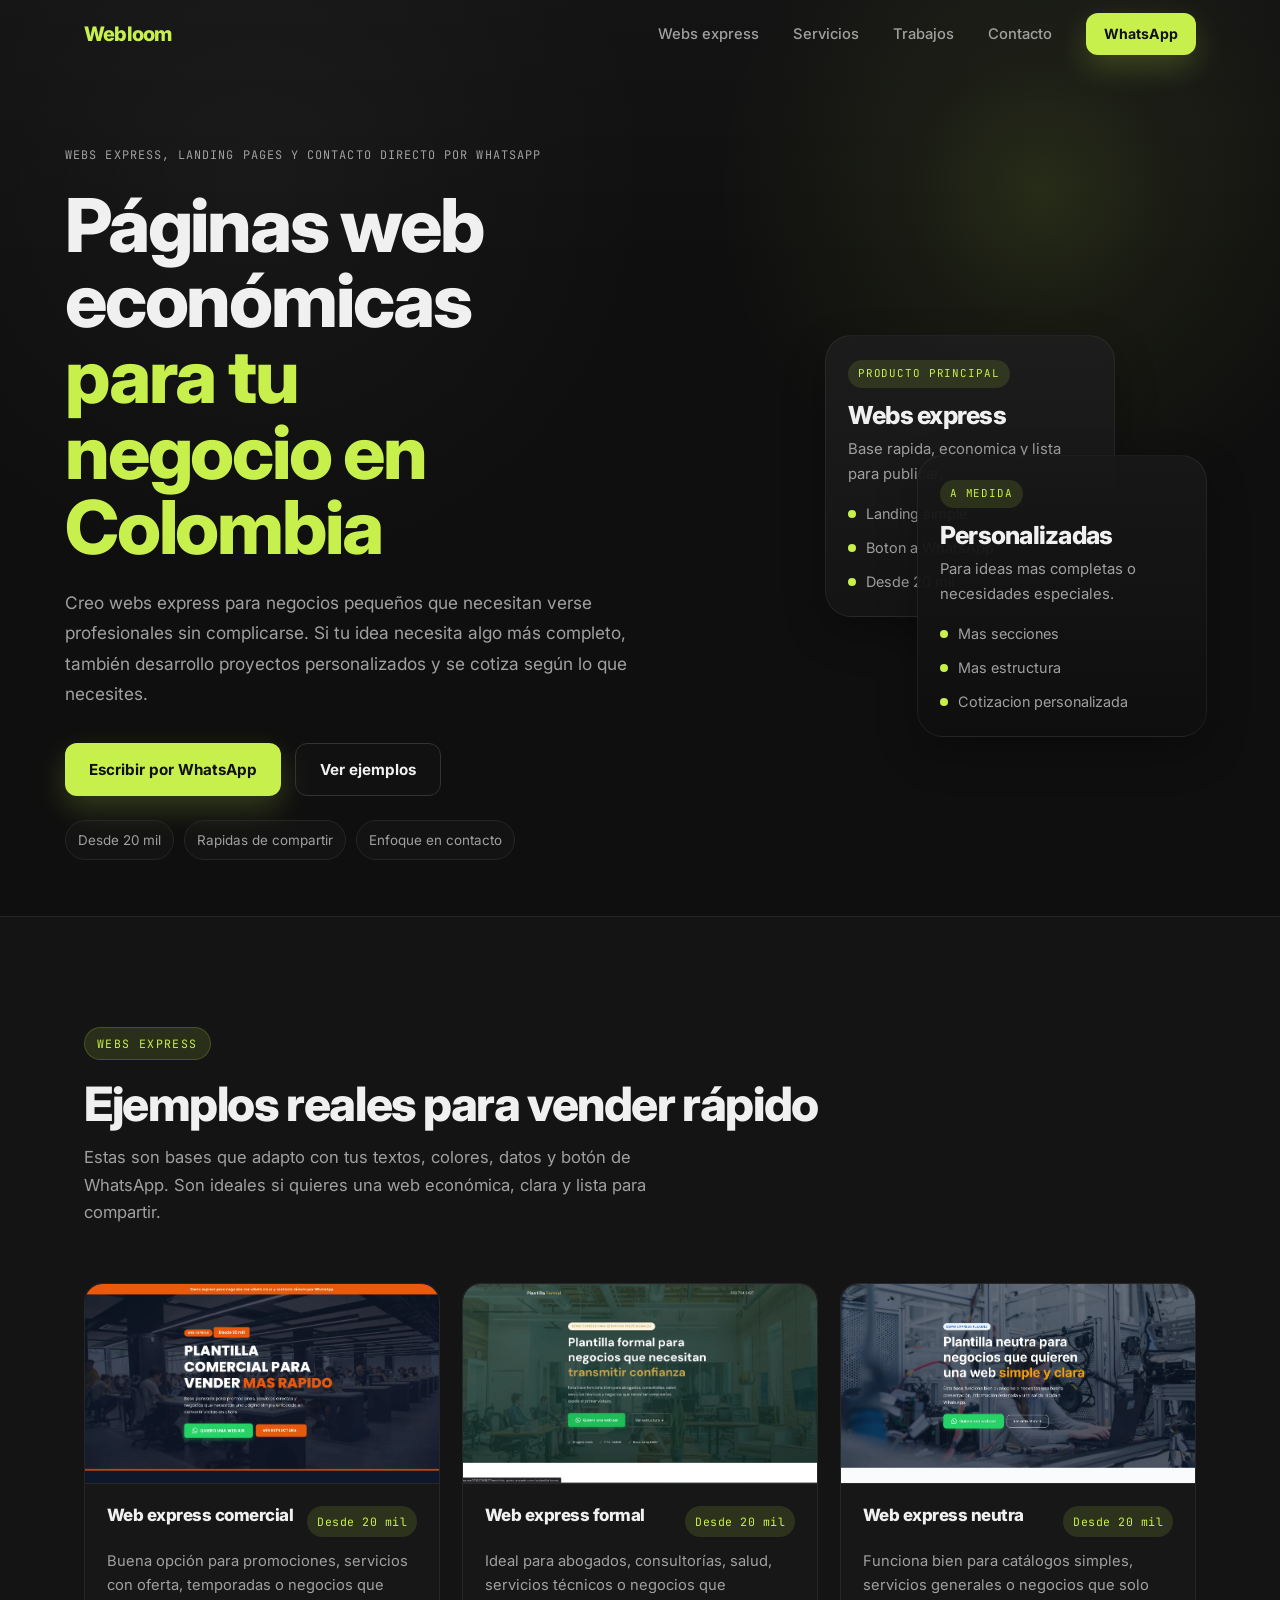
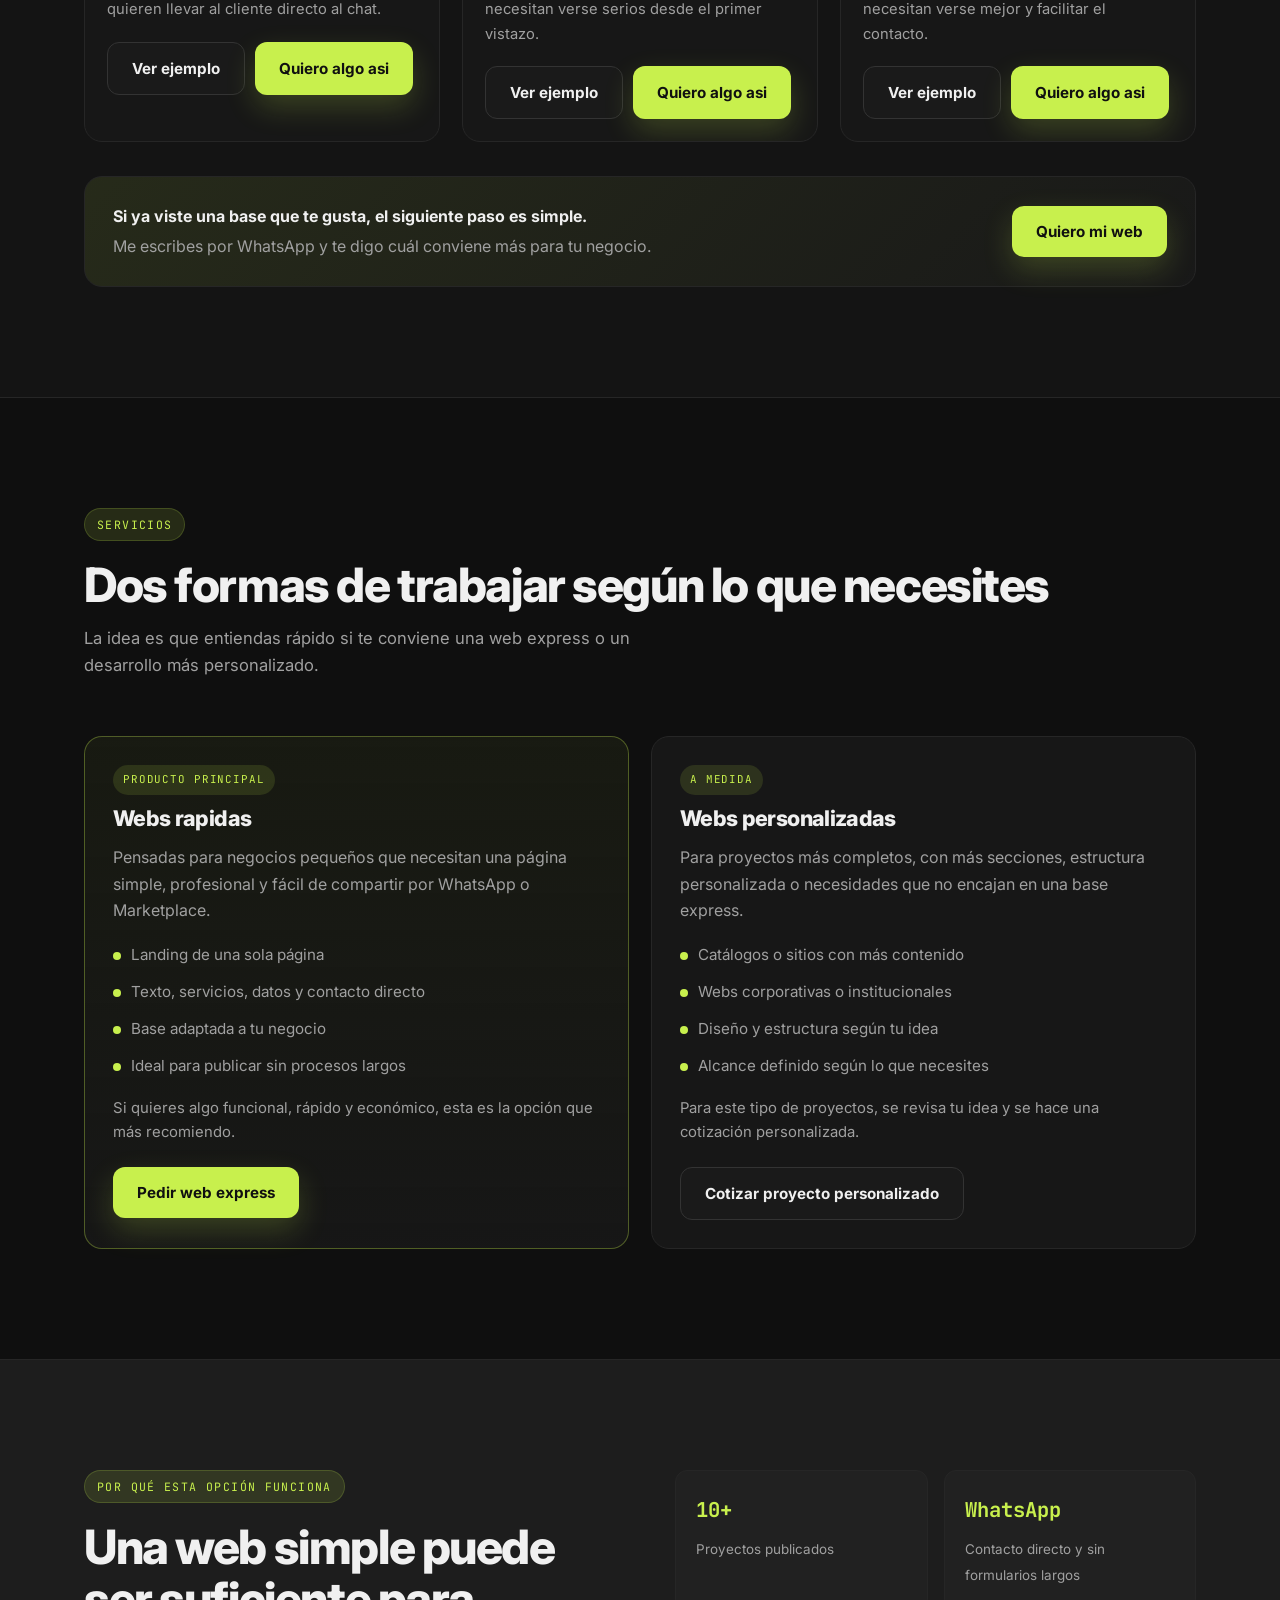
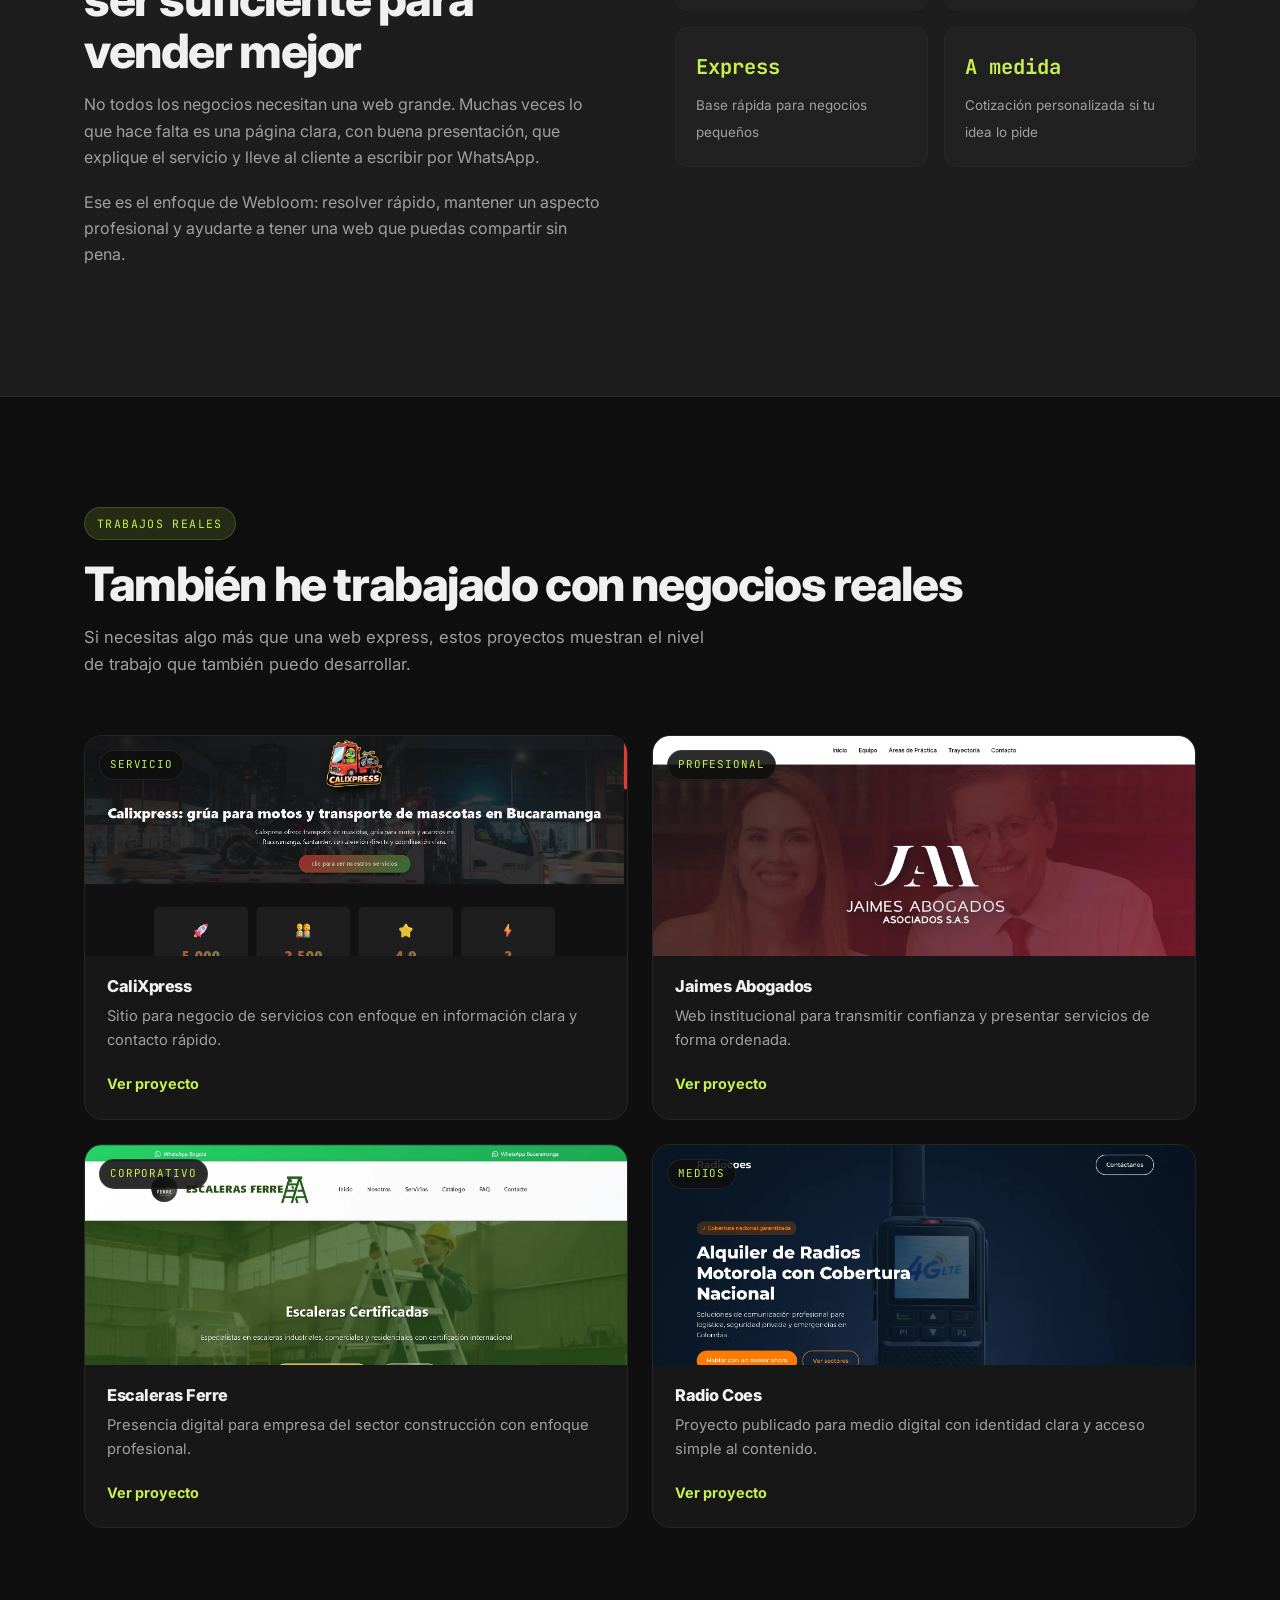
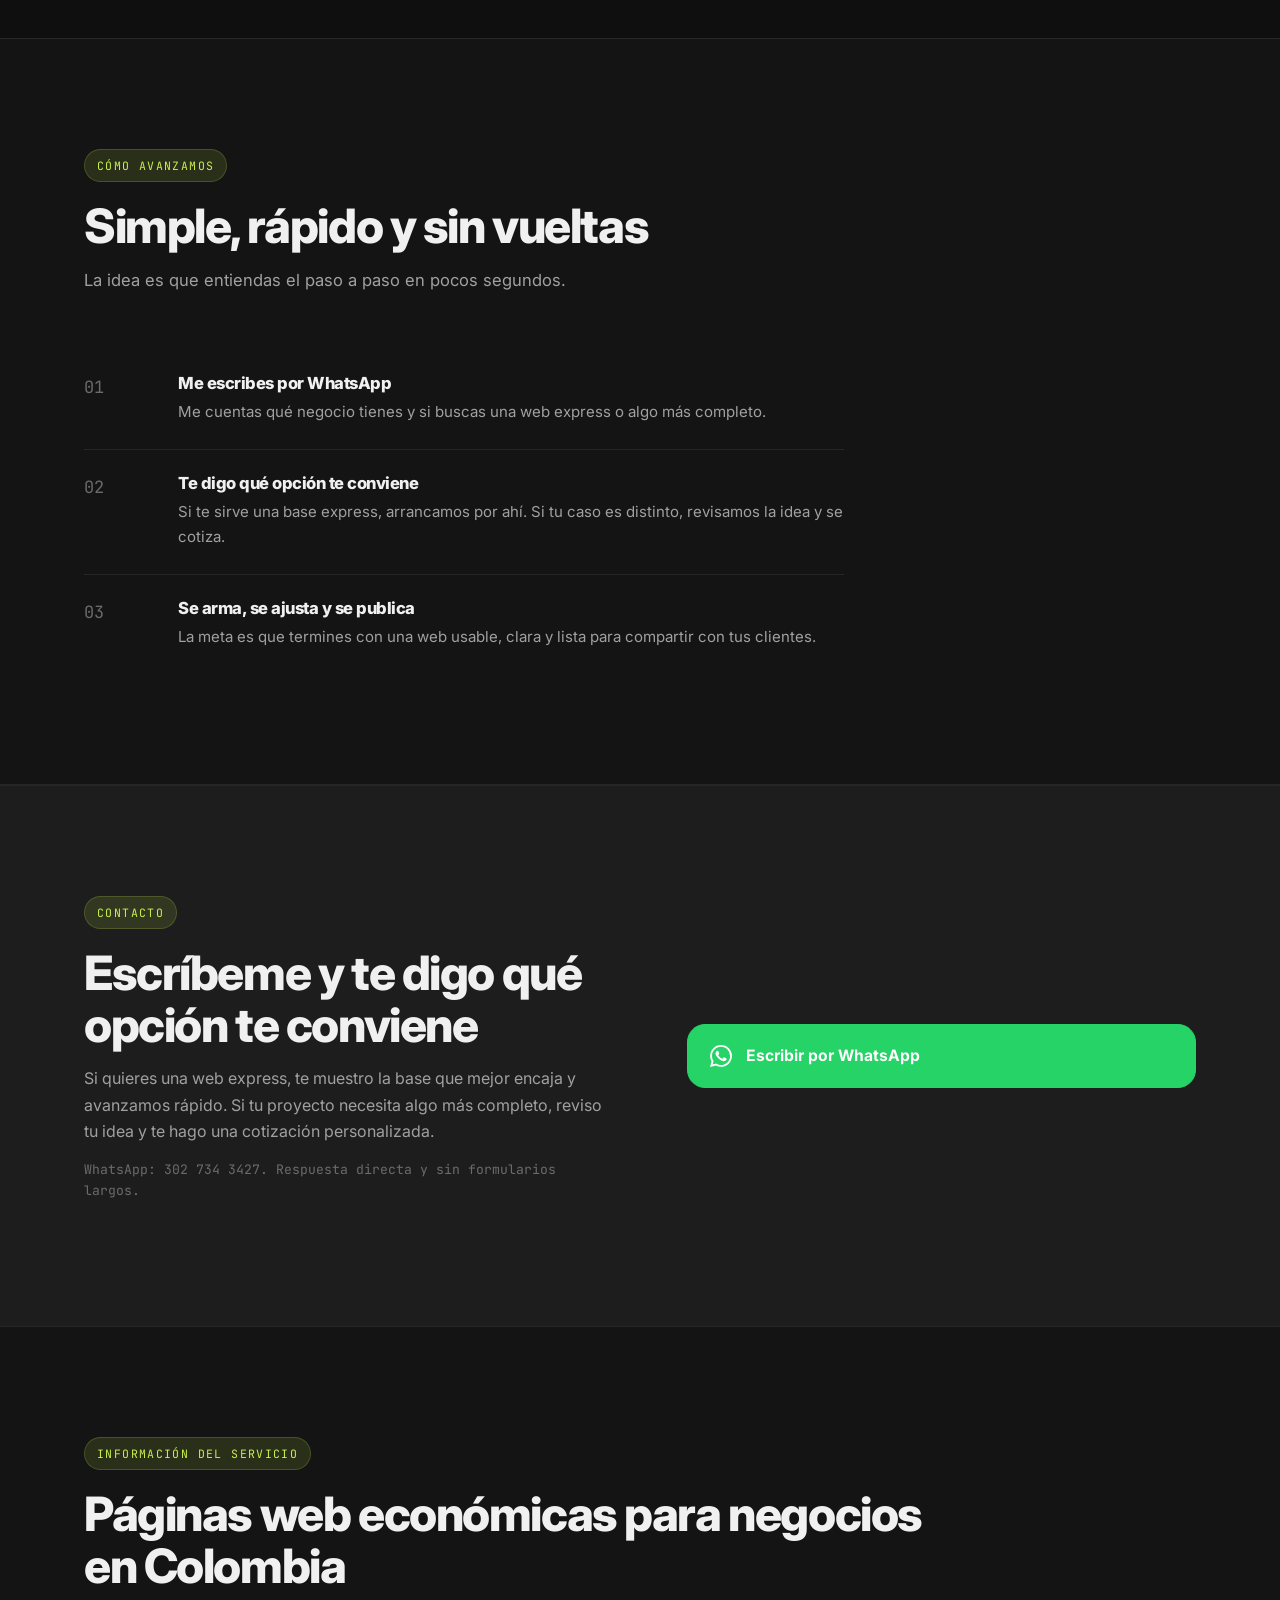
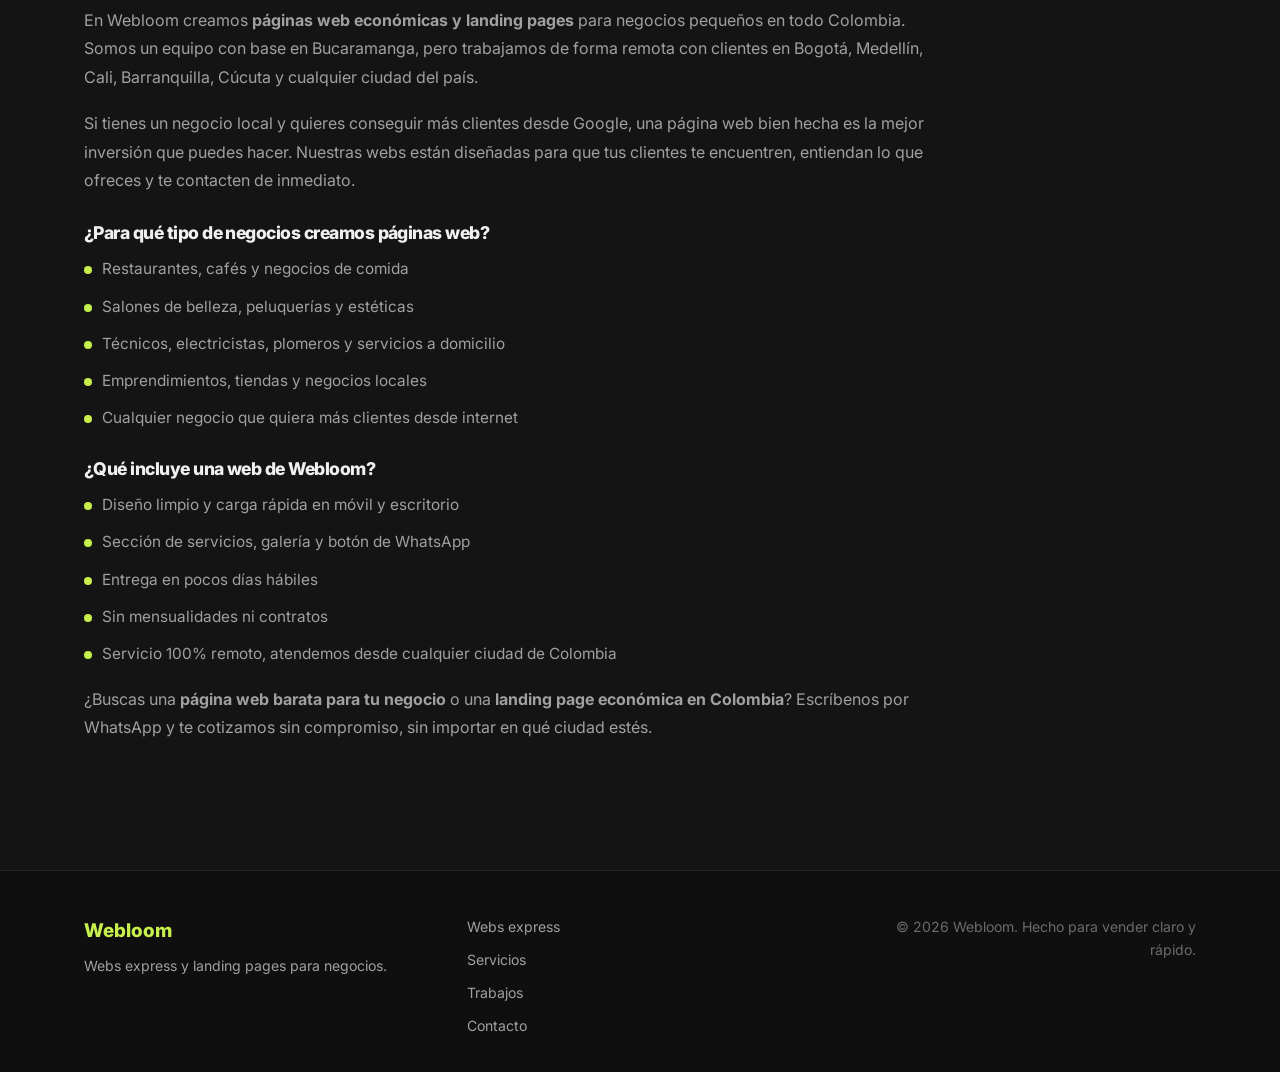
<file: index.html>
<!DOCTYPE html>
<html lang="es">
<head>
  <meta charset="UTF-8" />
  <meta name="viewport" content="width=device-width, initial-scale=1.0" />
  <title>Páginas web económicas para negocios en Colombia | Webloom</title>
  <meta
    name="description"
    content="Creamos páginas web económicas para negocios en Colombia. Landing pages rápidas, profesionales y sin mensualidades. Escríbenos por WhatsApp."
  />
  <link rel="canonical" href="https://webloom24.github.io/webloom/" />

  <!-- SEO / social -->
  <meta property="og:title" content="Páginas web económicas para negocios en Colombia | Webloom" />
  <meta
    property="og:description"
    content="Landing pages rápidas y económicas para negocios en Colombia. Sin mensualidades."
  />
  <meta property="og:type" content="website" />
  <meta property="og:url" content="https://webloom24.github.io/webloom/" />
  <meta property="og:image" content="https://webloom24.github.io/webloom/images/calixpress.webp" />

  <link rel="icon" href="data:image/svg+xml,<svg xmlns='http://www.w3.org/2000/svg' viewBox='0 0 32 32'><rect width='32' height='32' rx='6' fill='%230F0F0F'/><text x='50%25' y='54%25' dominant-baseline='middle' text-anchor='middle' font-family='Inter,sans-serif' font-weight='800' font-size='20' fill='%23C8F04D'>W</text></svg>" />

  <link rel="preconnect" href="https://fonts.googleapis.com" />
  <link rel="preconnect" href="https://fonts.gstatic.com" crossorigin />
  <link href="https://fonts.googleapis.com/css2?family=Inter:wght@400;500;600;700;800&family=JetBrains+Mono:wght@400;500&display=swap" rel="stylesheet" />

  <link rel="stylesheet" href="styles.css" />
</head>
<body>

  <!-- Navegacion simple con salida directa a WhatsApp -->
  <header class="nav" id="nav">
    <div class="container nav__inner">
      <a href="#inicio" class="nav__logo">Webloom</a>
      <nav class="nav__links" id="navLinks">
        <a href="#express" class="nav__link">Webs express</a>
        <a href="#servicios" class="nav__link">Servicios</a>
        <a href="#proyectos" class="nav__link">Trabajos</a>
        <a href="#contacto" class="nav__link">Contacto</a>
        <a
          href="https://wa.me/573027343427?text=Hola,%20vi%20tu%20web%20y%20quiero%20informacion%20sobre%20una%20pagina%20para%20mi%20negocio."
          target="_blank"
          rel="noopener"
          class="btn btn--sm btn--accent"
        >
          WhatsApp
        </a>
      </nav>
      <button class="nav__toggle" id="navToggle" aria-label="Abrir menu">
        <span></span><span></span><span></span>
      </button>
    </div>
  </header>

  <main>

    <!-- Hero reenfocado a venta -->
    <section class="hero" id="inicio">
      <div class="container hero__inner">
        <div class="hero__content fade-in">
          <span class="hero__tag">Webs express, landing pages y contacto directo por WhatsApp</span>
          <h1 class="hero__title">
            P&aacute;ginas web econ&oacute;micas
            <span class="accent">para tu negocio en Colombia</span>
          </h1>
          <p class="hero__subtitle">
            Creo webs express para negocios peque&ntilde;os que necesitan verse
            profesionales sin complicarse. Si tu idea necesita algo m&aacute;s
            completo, tambi&eacute;n desarrollo proyectos personalizados y se
            cotiza seg&uacute;n lo que necesites.
          </p>
          <div class="hero__actions">
            <a
              href="https://wa.me/573027343427?text=Hola,%20quiero%20informacion%20sobre%20una%20web%20para%20mi%20negocio."
              target="_blank"
              rel="noopener"
              class="btn btn--accent"
            >
              Escribir por WhatsApp
            </a>
            <a href="#express" class="btn btn--outline">Ver ejemplos</a>
          </div>
          <div class="hero__trust">
            <span class="hero__trust-item">Desde 20 mil</span>
            <span class="hero__trust-item">Rapidas de compartir</span>
            <span class="hero__trust-item">Enfoque en contacto</span>
          </div>
        </div>

        <div class="hero__visual fade-in fade-in--delay">
          <div class="hero__card-float">
            <div class="hcard offer-card">
              <span class="offer-card__label">Producto principal</span>
              <h2 class="offer-card__title">Webs express</h2>
              <p class="offer-card__meta">Base rapida, economica y lista para publicar.</p>
              <ul class="offer-card__list">
                <li>Landing simple</li>
                <li>Boton a WhatsApp</li>
                <li>Desde 20 mil</li>
              </ul>
            </div>
            <div class="hcard hcard--offset offer-card offer-card--alt">
              <span class="offer-card__label">A medida</span>
              <h2 class="offer-card__title">Personalizadas</h2>
              <p class="offer-card__meta">Para ideas mas completas o necesidades especiales.</p>
              <ul class="offer-card__list">
                <li>Mas secciones</li>
                <li>Mas estructura</li>
                <li>Cotizacion personalizada</li>
              </ul>
            </div>
          </div>
        </div>
      </div>
    </section>

    <!-- Ejemplos express antes del contenido secundario -->
    <section class="section express" id="express">
      <div class="container">
        <div class="section-header reveal">
          <span class="section-tag">Webs express</span>
          <h2 class="section-title">Ejemplos reales para vender r&aacute;pido</h2>
          <p class="section-subtitle">
            Estas son bases que adapto con tus textos, colores, datos y bot&oacute;n
            de WhatsApp. Son ideales si quieres una web econ&oacute;mica, clara y lista
            para compartir.
          </p>
        </div>

        <div class="express__grid">
          <article class="express-card reveal">
            <div class="express-card__media">
              <img src="images/plantilla comercial.webp" alt="Ejemplo de plantilla web comercial" loading="lazy" />
            </div>
            <div class="express-card__body">
              <div class="express-card__top">
                <h3 class="express-card__title">Web express comercial</h3>
                <span class="express-card__price">Desde 20 mil</span>
              </div>
              <p class="express-card__desc">
                Buena opci&oacute;n para promociones, servicios con oferta,
                temporadas o negocios que quieren llevar al cliente directo al chat.
              </p>
              <div class="express-card__actions">
                <a href="express/comercial/" target="_blank" rel="noopener" class="btn btn--outline">Ver ejemplo</a>
                <a
                  href="https://wa.me/573027343427?text=Hola,%20quiero%20una%20web%20parecida%20a%20la%20plantilla%20comercial."
                  target="_blank"
                  rel="noopener"
                  class="btn btn--accent"
                >
                  Quiero algo asi
                </a>
              </div>
            </div>
          </article>

          <article class="express-card reveal">
            <div class="express-card__media">
              <img src="images/plantilla formal.webp" alt="Ejemplo de plantilla web formal" loading="lazy" />
            </div>
            <div class="express-card__body">
              <div class="express-card__top">
                <h3 class="express-card__title">Web express formal</h3>
                <span class="express-card__price">Desde 20 mil</span>
              </div>
              <p class="express-card__desc">
                Ideal para abogados, consultor&iacute;as, salud, servicios t&eacute;cnicos
                o negocios que necesitan verse serios desde el primer vistazo.
              </p>
              <div class="express-card__actions">
                <a href="express/formal/" target="_blank" rel="noopener" class="btn btn--outline">Ver ejemplo</a>
                <a
                  href="https://wa.me/573027343427?text=Hola,%20quiero%20una%20web%20parecida%20a%20la%20plantilla%20formal."
                  target="_blank"
                  rel="noopener"
                  class="btn btn--accent"
                >
                  Quiero algo asi
                </a>
              </div>
            </div>
          </article>

          <article class="express-card reveal">
            <div class="express-card__media">
              <img src="images/plantilla neutra.webp" alt="Ejemplo de plantilla web neutra" loading="lazy" />
            </div>
            <div class="express-card__body">
              <div class="express-card__top">
                <h3 class="express-card__title">Web express neutra</h3>
                <span class="express-card__price">Desde 20 mil</span>
              </div>
              <p class="express-card__desc">
                Funciona bien para cat&aacute;logos simples, servicios generales
                o negocios que solo necesitan verse mejor y facilitar el contacto.
              </p>
              <div class="express-card__actions">
                <a href="express/neutra/" target="_blank" rel="noopener" class="btn btn--outline">Ver ejemplo</a>
                <a
                  href="https://wa.me/573027343427?text=Hola,%20quiero%20una%20web%20parecida%20a%20la%20plantilla%20neutra."
                  target="_blank"
                  rel="noopener"
                  class="btn btn--accent"
                >
                  Quiero algo asi
                </a>
              </div>
            </div>
          </article>
        </div>

        <div class="cta-strip reveal">
          <div>
            <strong>Si ya viste una base que te gusta, el siguiente paso es simple.</strong>
            <p>Me escribes por WhatsApp y te digo cu&aacute;l conviene m&aacute;s para tu negocio.</p>
          </div>
          <a
            href="https://wa.me/573027343427?text=Hola,%20vi%20los%20ejemplos%20express%20y%20quiero%20cotizar%20una%20web."
            target="_blank"
            rel="noopener"
            class="btn btn--accent"
          >
            Quiero mi web
          </a>
        </div>
      </div>
    </section>

    <!-- Dos servicios claros -->
    <section class="section servicios" id="servicios">
      <div class="container">
        <div class="section-header reveal">
          <span class="section-tag">Servicios</span>
          <h2 class="section-title">Dos formas de trabajar seg&uacute;n lo que necesites</h2>
          <p class="section-subtitle">
            La idea es que entiendas r&aacute;pido si te conviene una web express
            o un desarrollo m&aacute;s personalizado.
          </p>
        </div>

        <div class="service-focus__grid">
          <article class="service-focus service-focus--primary reveal">
            <div class="service-focus__top">
              <span class="service-focus__badge">Producto principal</span>
              <h3>Webs rapidas</h3>
            </div>
            <p class="service-focus__desc">
              Pensadas para negocios peque&ntilde;os que necesitan una p&aacute;gina simple,
              profesional y f&aacute;cil de compartir por WhatsApp o Marketplace.
            </p>
            <ul class="service-focus__list">
              <li>Landing de una sola p&aacute;gina</li>
              <li>Texto, servicios, datos y contacto directo</li>
              <li>Base adaptada a tu negocio</li>
              <li>Ideal para publicar sin procesos largos</li>
            </ul>
            <p class="service-focus__note">
              Si quieres algo funcional, r&aacute;pido y econ&oacute;mico, esta es la opci&oacute;n
              que m&aacute;s recomiendo.
            </p>
            <a
              href="https://wa.me/573027343427?text=Hola,%20quiero%20informacion%20sobre%20una%20web%20express."
              target="_blank"
              rel="noopener"
              class="btn btn--accent service-focus__cta"
            >
              Pedir web express
            </a>
          </article>

          <article class="service-focus reveal">
            <div class="service-focus__top">
              <span class="service-focus__badge">A medida</span>
              <h3>Webs personalizadas</h3>
            </div>
            <p class="service-focus__desc">
              Para proyectos m&aacute;s completos, con m&aacute;s secciones, estructura
              personalizada o necesidades que no encajan en una base express.
            </p>
            <ul class="service-focus__list">
              <li>Cat&aacute;logos o sitios con m&aacute;s contenido</li>
              <li>Webs corporativas o institucionales</li>
              <li>Dise&ntilde;o y estructura seg&uacute;n tu idea</li>
              <li>Alcance definido seg&uacute;n lo que necesites</li>
            </ul>
            <p class="service-focus__note">
              Para este tipo de proyectos, se revisa tu idea y se hace una
              cotizaci&oacute;n personalizada.
            </p>
            <a
              href="https://wa.me/573027343427?text=Hola,%20quiero%20cotizar%20un%20proyecto%20web%20personalizado."
              target="_blank"
              rel="noopener"
              class="btn btn--outline service-focus__cta"
            >
              Cotizar proyecto personalizado
            </a>
          </article>
        </div>
      </div>
    </section>

    <!-- Confianza sin discurso tecnico -->
    <section class="section sobre" id="sobre">
      <div class="container">
        <div class="sobre__inner">
          <div class="sobre__text reveal">
            <span class="section-tag">Por qu&eacute; esta opci&oacute;n funciona</span>
            <h2 class="section-title">Una web simple puede ser suficiente para vender mejor</h2>
            <p>
              No todos los negocios necesitan una web grande. Muchas veces lo que
              hace falta es una p&aacute;gina clara, con buena presentaci&oacute;n, que
              explique el servicio y lleve al cliente a escribir por WhatsApp.
            </p>
            <p>
              Ese es el enfoque de Webloom: resolver r&aacute;pido, mantener un aspecto
              profesional y ayudarte a tener una web que puedas compartir sin pena.
            </p>
          </div>
          <div class="sobre__stats reveal reveal--delay">
            <div class="stat-card">
              <span class="stat-card__num accent">10+</span>
              <span class="stat-card__label">Proyectos publicados</span>
            </div>
            <div class="stat-card">
              <span class="stat-card__num accent">WhatsApp</span>
              <span class="stat-card__label">Contacto directo y sin formularios largos</span>
            </div>
            <div class="stat-card">
              <span class="stat-card__num accent">Express</span>
              <span class="stat-card__label">Base r&aacute;pida para negocios peque&ntilde;os</span>
            </div>
            <div class="stat-card">
              <span class="stat-card__num accent">A medida</span>
              <span class="stat-card__label">Cotizaci&oacute;n personalizada si tu idea lo pide</span>
            </div>
          </div>
        </div>
      </div>
    </section>

    <!-- Muestra trabajos reales, pero ya como prueba social -->
    <section class="section proyectos" id="proyectos">
      <div class="container">
        <div class="section-header reveal">
          <span class="section-tag">Trabajos reales</span>
          <h2 class="section-title">Tambi&eacute;n he trabajado con negocios reales</h2>
          <p class="section-subtitle">
            Si necesitas algo m&aacute;s que una web express, estos proyectos muestran
            el nivel de trabajo que tambi&eacute;n puedo desarrollar.
          </p>
        </div>

        <div class="proyectos__grid" id="proyectosGrid">
          <article class="proyecto-card reveal">
            <div class="proyecto-card__img">
              <img src="images/calixpress.webp" alt="Sitio web de CaliXpress" loading="lazy" />
              <span class="proyecto-card__tag">Servicio</span>
            </div>
            <div class="proyecto-card__body">
              <h3 class="proyecto-card__title">CaliXpress</h3>
              <p class="proyecto-card__desc">
                Sitio para negocio de servicios con enfoque en informaci&oacute;n clara y contacto r&aacute;pido.
              </p>
              <a href="https://webloom24.github.io/Calixpress/" target="_blank" rel="noopener" class="proyecto-card__link">Ver proyecto</a>
            </div>
          </article>

          <article class="proyecto-card reveal">
            <div class="proyecto-card__img">
              <img src="images/jaimes abogados.webp" alt="Sitio web de Jaimes Abogados" loading="lazy" />
              <span class="proyecto-card__tag">Profesional</span>
            </div>
            <div class="proyecto-card__body">
              <h3 class="proyecto-card__title">Jaimes Abogados</h3>
              <p class="proyecto-card__desc">
                Web institucional para transmitir confianza y presentar servicios de forma ordenada.
              </p>
              <a href="https://www.jaimesabogados.com" target="_blank" rel="noopener" class="proyecto-card__link">Ver proyecto</a>
            </div>
          </article>

          <article class="proyecto-card reveal">
            <div class="proyecto-card__img">
              <img src="images/escaleras ferre.webp" alt="Sitio web de Escaleras Ferre" loading="lazy" />
              <span class="proyecto-card__tag">Corporativo</span>
            </div>
            <div class="proyecto-card__body">
              <h3 class="proyecto-card__title">Escaleras Ferre</h3>
              <p class="proyecto-card__desc">
                Presencia digital para empresa del sector construcci&oacute;n con enfoque profesional.
              </p>
              <a href="https://www.escalerasferre.com" target="_blank" rel="noopener" class="proyecto-card__link">Ver proyecto</a>
            </div>
          </article>

          <article class="proyecto-card reveal">
            <div class="proyecto-card__img">
              <img src="images/radio coes.webp" alt="Sitio web de Radio Coes" loading="lazy" />
              <span class="proyecto-card__tag">Medios</span>
            </div>
            <div class="proyecto-card__body">
              <h3 class="proyecto-card__title">Radio Coes</h3>
              <p class="proyecto-card__desc">
                Proyecto publicado para medio digital con identidad clara y acceso simple al contenido.
              </p>
              <a href="https://radiocoes.com/" target="_blank" rel="noopener" class="proyecto-card__link">Ver proyecto</a>
            </div>
          </article>
        </div>
      </div>
    </section>

    <!-- Proceso corto para bajar friccion -->
    <section class="section proceso" id="proceso">
      <div class="container">
        <div class="section-header reveal">
          <span class="section-tag">C&oacute;mo avanzamos</span>
          <h2 class="section-title">Simple, r&aacute;pido y sin vueltas</h2>
          <p class="section-subtitle">La idea es que entiendas el paso a paso en pocos segundos.</p>
        </div>
        <div class="proceso__steps">
          <div class="proceso-step reveal">
            <div class="proceso-step__num">01</div>
            <div class="proceso-step__content">
              <h3>Me escribes por WhatsApp</h3>
              <p>Me cuentas qu&eacute; negocio tienes y si buscas una web express o algo m&aacute;s completo.</p>
            </div>
          </div>

          <div class="proceso-step reveal">
            <div class="proceso-step__num">02</div>
            <div class="proceso-step__content">
              <h3>Te digo qu&eacute; opci&oacute;n te conviene</h3>
              <p>Si te sirve una base express, arrancamos por ah&iacute;. Si tu caso es distinto, revisamos la idea y se cotiza.</p>
            </div>
          </div>

          <div class="proceso-step reveal">
            <div class="proceso-step__num">03</div>
            <div class="proceso-step__content">
              <h3>Se arma, se ajusta y se publica</h3>
              <p>La meta es que termines con una web usable, clara y lista para compartir con tus clientes.</p>
            </div>
          </div>
        </div>
      </div>
    </section>

    <!-- Cierre centrado en contacto -->
    <section class="section contacto" id="contacto">
      <div class="container">
        <div class="contacto__inner reveal">
          <div class="contacto__text">
            <span class="section-tag">Contacto</span>
            <h2 class="section-title">Escr&iacute;beme y te digo qu&eacute; opci&oacute;n te conviene</h2>
            <p>
              Si quieres una web express, te muestro la base que mejor encaja y
              avanzamos r&aacute;pido. Si tu proyecto necesita algo m&aacute;s completo,
              reviso tu idea y te hago una cotizaci&oacute;n personalizada.
            </p>
            <p class="contacto__note">
              WhatsApp: 302 734 3427. Respuesta directa y sin formularios largos.
            </p>
          </div>
          <div class="contacto__actions">
            <a
              href="https://wa.me/573027343427?text=Hola,%20quiero%20hablar%20sobre%20una%20web%20para%20mi%20negocio."
              target="_blank"
              rel="noopener"
              class="contacto-btn contacto-btn--wa"
            >
              <svg width="22" height="22" viewBox="0 0 24 24" fill="currentColor"><path d="M17.472 14.382c-.297-.149-1.758-.867-2.03-.967-.273-.099-.471-.148-.67.15-.197.297-.767.966-.94 1.164-.173.199-.347.223-.644.075-.297-.15-1.255-.463-2.39-1.475-.883-.788-1.48-1.761-1.653-2.059-.173-.297-.018-.458.13-.606.134-.133.298-.347.446-.52.149-.174.198-.298.298-.497.099-.198.05-.371-.025-.52-.075-.149-.669-1.612-.916-2.207-.242-.579-.487-.5-.669-.51-.173-.008-.371-.01-.57-.01-.198 0-.52.074-.792.372-.272.297-1.04 1.016-1.04 2.479 0 1.462 1.065 2.875 1.213 3.074.149.198 2.096 3.2 5.077 4.487.709.306 1.262.489 1.694.625.712.227 1.36.195 1.871.118.571-.085 1.758-.719 2.006-1.413.248-.694.248-1.289.173-1.413-.074-.124-.272-.198-.57-.347m-5.421 7.403h-.004a9.87 9.87 0 0 1-5.031-1.378l-.361-.214-3.741.982.998-3.648-.235-.374a9.86 9.86 0 0 1-1.51-5.26c.001-5.45 4.436-9.884 9.888-9.884 2.64 0 5.122 1.03 6.988 2.898a9.825 9.825 0 0 1 2.893 6.994c-.003 5.45-4.437 9.884-9.885 9.884m8.413-18.297A11.815 11.815 0 0 0 12.05 0C5.495 0 .16 5.335.157 11.892c0 2.096.547 4.142 1.588 5.945L.057 24l6.305-1.654a11.882 11.882 0 0 0 5.683 1.448h.005c6.554 0 11.89-5.335 11.893-11.893a11.821 11.821 0 0 0-3.48-8.413z"/></svg>
              Escribir por WhatsApp
            </a>
          </div>
        </div>
      </div>
    </section>

    <section class="section seo-copy" id="sobre-webloom" aria-label="Información del servicio">
      <div class="container">
        <div class="seo-copy__inner reveal">
          <span class="section-tag">Informaci&oacute;n del servicio</span>
          <h2 class="section-title">P&aacute;ginas web econ&oacute;micas para negocios en Colombia</h2>
          <p>
            En Webloom creamos <strong>p&aacute;ginas web econ&oacute;micas y landing pages</strong>
            para negocios peque&ntilde;os en todo Colombia. Somos un equipo con base en
            Bucaramanga, pero trabajamos de forma remota con clientes en Bogot&aacute;,
            Medell&iacute;n, Cali, Barranquilla, C&uacute;cuta y cualquier ciudad del pa&iacute;s.
          </p>
          <p>
            Si tienes un negocio local y quieres conseguir m&aacute;s clientes desde Google,
            una p&aacute;gina web bien hecha es la mejor inversi&oacute;n que puedes hacer.
            Nuestras webs est&aacute;n dise&ntilde;adas para que tus clientes te encuentren,
            entiendan lo que ofreces y te contacten de inmediato.
          </p>
          <h3>&iquest;Para qu&eacute; tipo de negocios creamos p&aacute;ginas web?</h3>
          <ul class="seo-copy__list">
            <li>Restaurantes, caf&eacute;s y negocios de comida</li>
            <li>Salones de belleza, peluquer&iacute;as y est&eacute;ticas</li>
            <li>T&eacute;cnicos, electricistas, plomeros y servicios a domicilio</li>
            <li>Emprendimientos, tiendas y negocios locales</li>
            <li>Cualquier negocio que quiera m&aacute;s clientes desde internet</li>
          </ul>
          <h3>&iquest;Qu&eacute; incluye una web de Webloom?</h3>
          <ul class="seo-copy__list">
            <li>Dise&ntilde;o limpio y carga r&aacute;pida en m&oacute;vil y escritorio</li>
            <li>Secci&oacute;n de servicios, galer&iacute;a y bot&oacute;n de WhatsApp</li>
            <li>Entrega en pocos d&iacute;as h&aacute;biles</li>
            <li>Sin mensualidades ni contratos</li>
            <li>Servicio 100% remoto, atendemos desde cualquier ciudad de Colombia</li>
          </ul>
          <p>
            &iquest;Buscas una <strong>p&aacute;gina web barata para tu negocio</strong> o una
            <strong>landing page econ&oacute;mica en Colombia</strong>?
            Escr&iacute;benos por WhatsApp y te cotizamos sin compromiso,
            sin importar en qu&eacute; ciudad est&eacute;s.
          </p>
        </div>
      </div>
    </section>

  </main>

  <footer class="footer">
    <div class="container footer__inner">
      <div class="footer__brand">
        <span class="footer__logo">Webloom</span>
        <p>Webs express y landing pages para negocios.</p>
      </div>
      <nav class="footer__nav">
        <a href="#express">Webs express</a>
        <a href="#servicios">Servicios</a>
        <a href="#proyectos">Trabajos</a>
        <a href="#contacto">Contacto</a>
      </nav>
      <div class="footer__copy">
        <p>&copy; 2026 Webloom. Hecho para vender claro y r&aacute;pido.</p>
      </div>
    </div>
  </footer>

  <button class="back-top" id="backTop" aria-label="Volver arriba">&uarr;</button>

  <script src="script.js"></script>
  <script type="application/ld+json">
  {
    "@context": "https://schema.org",
    "@type": "ProfessionalService",
    "name": "Webloom",
    "description": "Páginas web económicas y landing pages para negocios pequeños en Colombia. Servicio remoto disponible en todo el país.",
    "url": "https://webloom24.github.io/webloom/",
    "telephone": "+573027343427",
    "address": {
      "@type": "PostalAddress",
      "addressLocality": "Bucaramanga",
      "addressRegion": "Santander",
      "addressCountry": "CO"
    },
    "areaServed": [
      {
        "@type": "Country",
        "name": "Colombia"
      },
      {
        "@type": "City",
        "name": "Bucaramanga"
      },
      {
        "@type": "City",
        "name": "Bogotá"
      },
      {
        "@type": "City",
        "name": "Medellín"
      },
      {
        "@type": "City",
        "name": "Cali"
      },
      {
        "@type": "City",
        "name": "Barranquilla"
      }
    ],
    "priceRange": "$$",
    "sameAs": [
      "https://wa.me/573027343427"
    ]
  }
  </script>
</body>
</html>
</file>
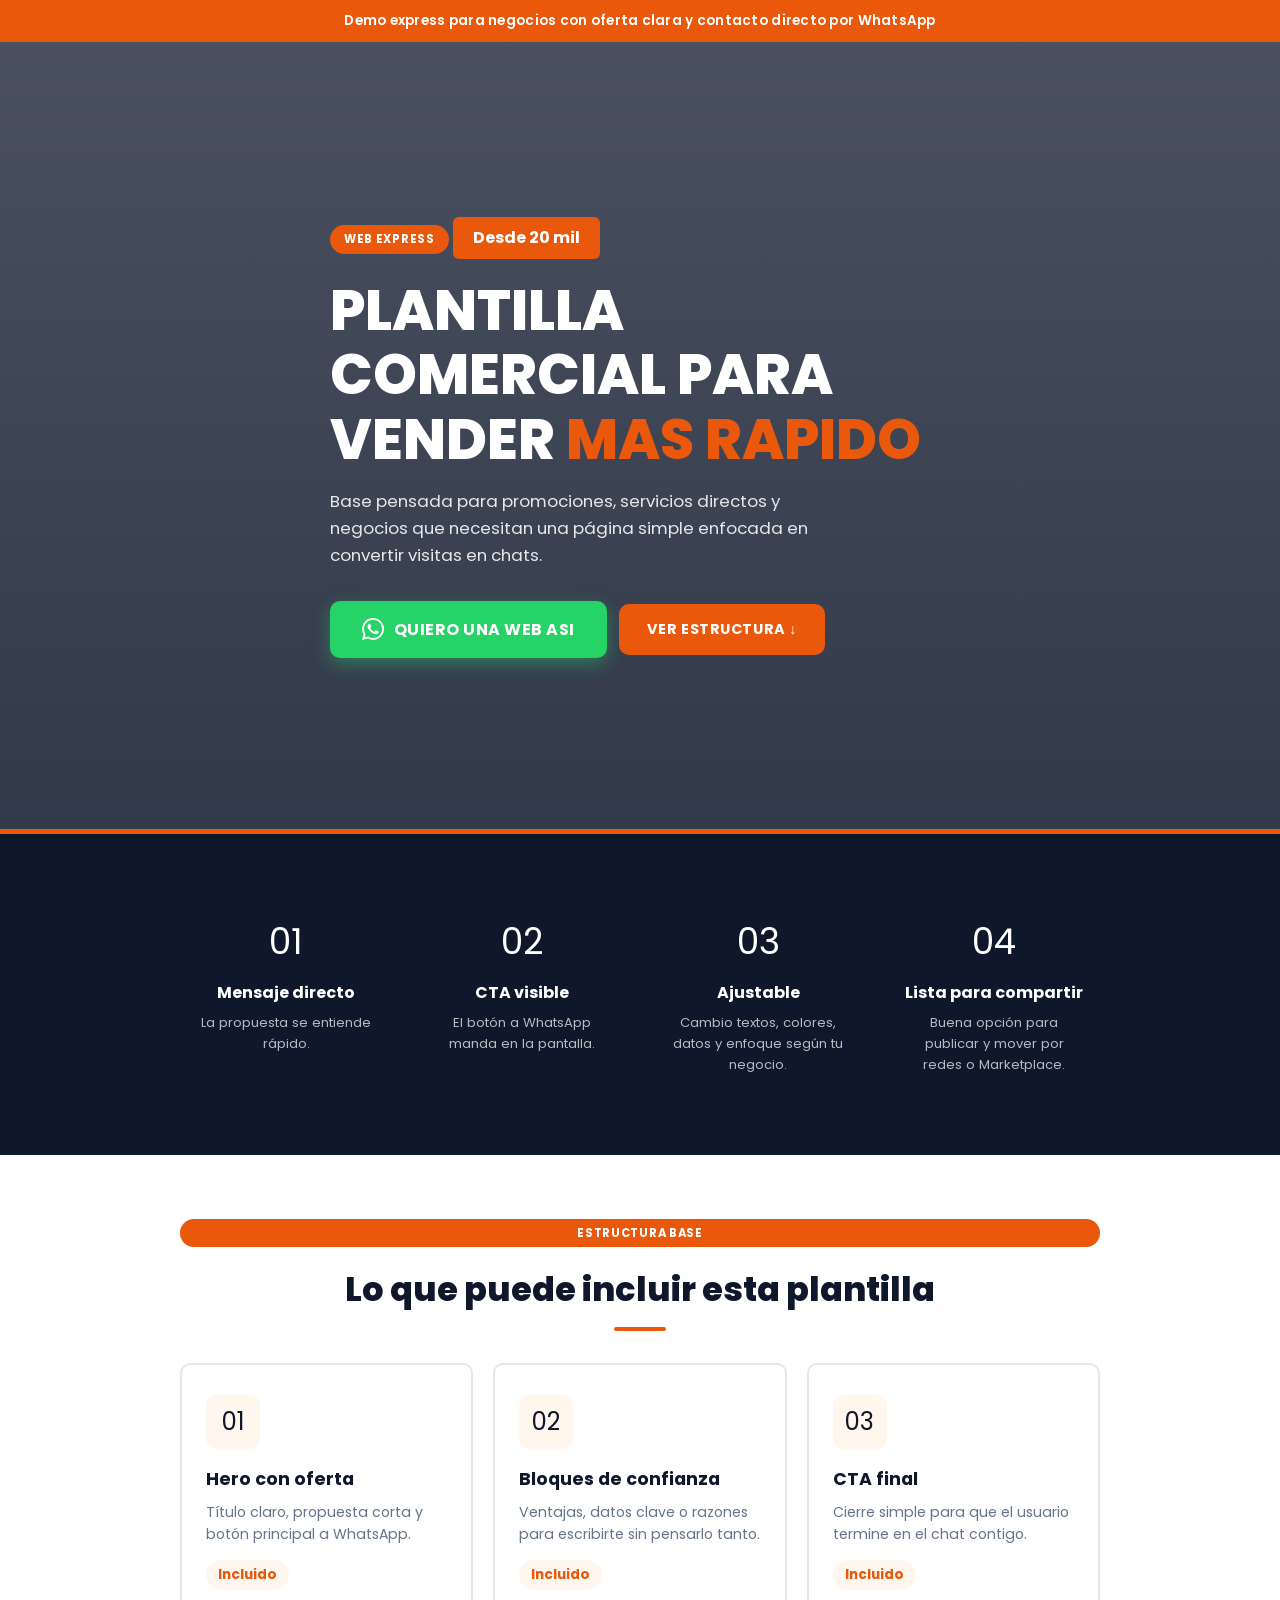
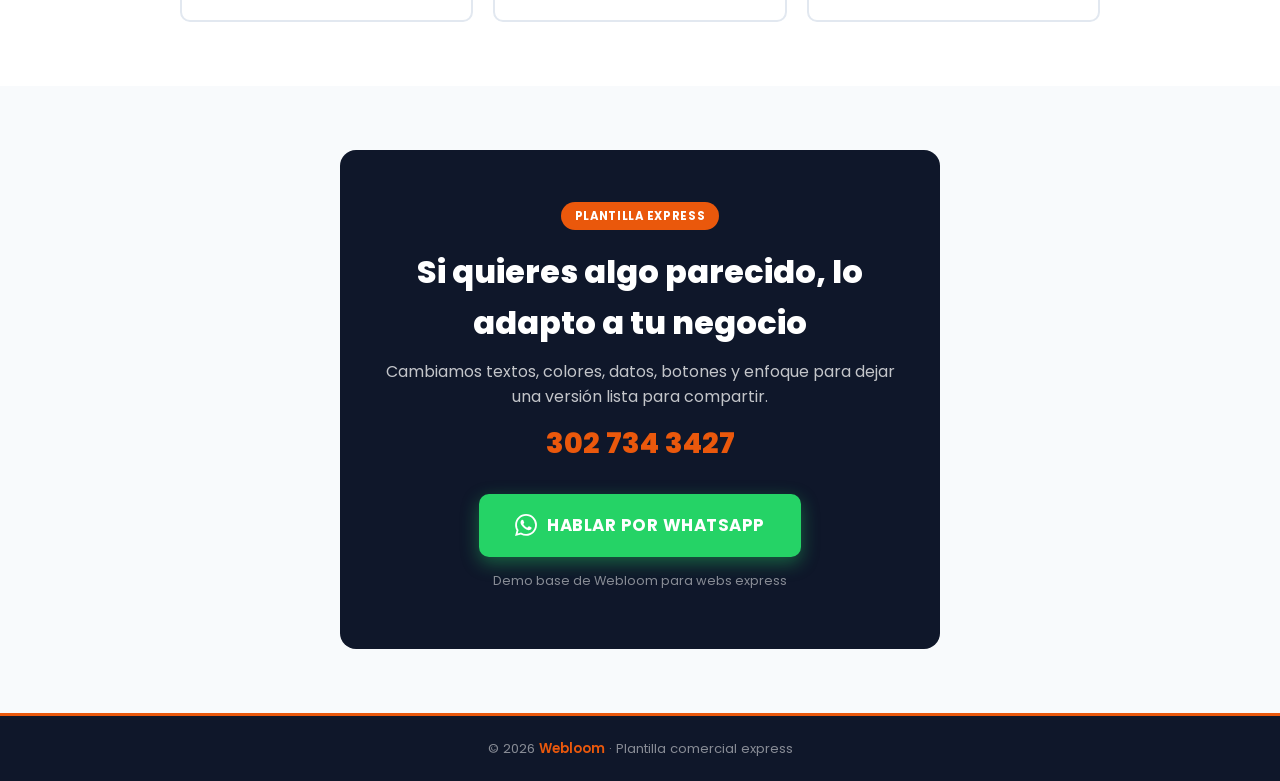
<file: express/comercial/index.html>
<!doctype html>
<html lang="es">
  <head>
    <meta charset="UTF-8" />
    <meta name="viewport" content="width=device-width, initial-scale=1.0" />
    <meta name="robots" content="noindex, nofollow" />
    <title>Plantilla comercial | Webloom</title>
    <link
      href="https://fonts.googleapis.com/css2?family=Poppins:wght@400;500;600;700;800&display=swap"
      rel="stylesheet"
    />
    <link rel="stylesheet" href="styles.css" />
  </head>
  <body>
    <div class="barra-top">
      Demo express para negocios con oferta clara y contacto directo por WhatsApp
    </div>

    <section class="hero">
      <div class="container">
        <div class="hero-contenido">
          <span class="etiqueta-primario">Web express</span>
          <div class="hero-precio">Desde 20 mil</div>
          <h1>Plantilla comercial para vender <em>mas rapido</em></h1>
          <p>
            Base pensada para promociones, servicios directos y negocios que
            necesitan una p&aacute;gina simple enfocada en convertir visitas en chats.
          </p>
          <div class="hero-botones">
            <a
              href="https://wa.me/573027343427?text=Hola,%20quiero%20una%20web%20como%20la%20plantilla%20comercial."
              class="btn-whatsapp"
              target="_blank"
              rel="noopener"
            >
              <svg viewBox="0 0 24 24">
                <path
                  d="M17.472 14.382c-.297-.149-1.758-.867-2.03-.967-.273-.099-.471-.148-.67.15-.197.297-.767.966-.94 1.164-.173.199-.347.223-.644.075-.297-.15-1.255-.463-2.39-1.475-.883-.788-1.48-1.761-1.653-2.059-.173-.297-.018-.458.13-.606.134-.133.298-.347.446-.52.149-.174.198-.298.298-.497.099-.198.05-.371-.025-.52-.075-.149-.669-1.612-.916-2.207-.242-.579-.487-.5-.669-.51-.173-.008-.371-.01-.57-.01-.198 0-.52.074-.792.372-.272.297-1.04 1.016-1.04 2.479 0 1.462 1.065 2.875 1.213 3.074.149.198 2.096 3.2 5.077 4.487.709.306 1.262.489 1.694.625.712.227 1.36.195 1.871.118.571-.085 1.758-.719 2.006-1.413.248-.694.248-1.289.173-1.413-.074-.124-.272-.198-.57-.347z"
                />
                <path
                  d="M12.05 0C5.495 0 .16 5.335.157 11.892c0 2.096.547 4.142 1.588 5.945L.057 24l6.305-1.654a11.882 11.882 0 005.683 1.448h.005c6.554 0 11.89-5.335 11.893-11.893a11.821 11.821 0 00-3.48-8.413A11.815 11.815 0 0012.05 0zm0 21.785h-.004a9.87 9.87 0 01-5.031-1.378l-.361-.214-3.741.981.998-3.648-.235-.374a9.86 9.86 0 01-1.51-5.26c.001-5.45 4.436-9.884 9.888-9.884 2.64 0 5.122 1.03 6.988 2.898a9.825 9.825 0 012.893 6.994c-.003 5.45-4.437 9.884-9.885 9.884z"
                />
              </svg>
              Quiero una web asi
            </a>
            <a href="#servicios" class="btn-naranja">Ver estructura ↓</a>
          </div>
        </div>
      </div>
    </section>

    <section class="seccion garantias">
      <div class="container">
        <div class="garantias-grid">
          <div class="garantia-item">
            <span class="garantia-icono">01</span>
            <div class="garantia-titulo">Mensaje directo</div>
            <div class="garantia-texto">La propuesta se entiende r&aacute;pido.</div>
          </div>
          <div class="garantia-item">
            <span class="garantia-icono">02</span>
            <div class="garantia-titulo">CTA visible</div>
            <div class="garantia-texto">El bot&oacute;n a WhatsApp manda en la pantalla.</div>
          </div>
          <div class="garantia-item">
            <span class="garantia-icono">03</span>
            <div class="garantia-titulo">Ajustable</div>
            <div class="garantia-texto">Cambio textos, colores, datos y enfoque seg&uacute;n tu negocio.</div>
          </div>
          <div class="garantia-item">
            <span class="garantia-icono">04</span>
            <div class="garantia-titulo">Lista para compartir</div>
            <div class="garantia-texto">Buena opci&oacute;n para publicar y mover por redes o Marketplace.</div>
          </div>
        </div>
      </div>
    </section>

    <section class="seccion servicios" id="servicios">
      <div class="container">
        <span class="etiqueta-primario" style="display: block; text-align: center">
          Estructura base
        </span>
        <h2 class="seccion-titulo">Lo que puede incluir esta plantilla</h2>
        <div class="linea-acento"></div>
        <div class="servicios-grid">
          <div class="tarjeta">
            <div class="tarjeta-icono">01</div>
            <h3>Hero con oferta</h3>
            <p>T&iacute;tulo claro, propuesta corta y bot&oacute;n principal a WhatsApp.</p>
            <span class="tarjeta-precio">Incluido</span>
          </div>
          <div class="tarjeta">
            <div class="tarjeta-icono">02</div>
            <h3>Bloques de confianza</h3>
            <p>Ventajas, datos clave o razones para escribirte sin pensarlo tanto.</p>
            <span class="tarjeta-precio">Incluido</span>
          </div>
          <div class="tarjeta">
            <div class="tarjeta-icono">03</div>
            <h3>CTA final</h3>
            <p>Cierre simple para que el usuario termine en el chat contigo.</p>
            <span class="tarjeta-precio">Incluido</span>
          </div>
        </div>
      </div>
    </section>

    <section class="seccion contacto">
      <div class="container">
        <div class="contacto-caja">
          <span class="etiqueta-primario">Plantilla express</span>
          <h2>Si quieres algo parecido, lo adapto a tu negocio</h2>
          <p>
            Cambiamos textos, colores, datos, botones y enfoque para dejar una
            versi&oacute;n lista para compartir.
          </p>
          <span class="contacto-telefono">302 734 3427</span>
          <a
            href="https://wa.me/573027343427?text=Hola,%20quiero%20cotizar%20la%20plantilla%20comercial."
            class="btn-whatsapp"
            target="_blank"
            rel="noopener"
            style="font-size: 1.05rem; padding: 18px 36px"
          >
            <svg viewBox="0 0 24 24">
              <path
                d="M17.472 14.382c-.297-.149-1.758-.867-2.03-.967-.273-.099-.471-.148-.67.15-.197.297-.767.966-.94 1.164-.173.199-.347.223-.644.075-.297-.15-1.255-.463-2.39-1.475-.883-.788-1.48-1.761-1.653-2.059-.173-.297-.018-.458.13-.606.134-.133.298-.347.446-.52.149-.174.198-.298.298-.497.099-.198.05-.371-.025-.52-.075-.149-.669-1.612-.916-2.207-.242-.579-.487-.5-.669-.51-.173-.008-.371-.01-.57-.01-.198 0-.52.074-.792.372-.272.297-1.04 1.016-1.04 2.479 0 1.462 1.065 2.875 1.213 3.074.149.198 2.096 3.2 5.077 4.487.709.306 1.262.489 1.694.625.712.227 1.36.195 1.871.118.571-.085 1.758-.719 2.006-1.413.248-.694.248-1.289.173-1.413-.074-.124-.272-.198-.57-.347z"
              />
              <path
                d="M12.05 0C5.495 0 .16 5.335.157 11.892c0 2.096.547 4.142 1.588 5.945L.057 24l6.305-1.654a11.882 11.882 0 005.683 1.448h.005c6.554 0 11.89-5.335 11.893-11.893a11.821 11.821 0 00-3.48-8.413A11.815 11.815 0 0012.05 0zm0 21.785h-.004a9.87 9.87 0 01-5.031-1.378l-.361-.214-3.741.981.998-3.648-.235-.374a9.86 9.86 0 01-1.51-5.26c.001-5.45 4.436-9.884 9.888-9.884 2.64 0 5.122 1.03 6.988 2.898a9.825 9.825 0 012.893 6.994c-.003 5.45-4.437 9.884-9.885 9.884z"
              />
            </svg>
            Hablar por WhatsApp
          </a>
          <p style="margin-top: 14px; font-size: 0.8rem; opacity: 0.5">
            Demo base de Webloom para webs express
          </p>
        </div>
      </div>
    </section>

    <footer class="footer">
      <div class="container">
        <p>
          &copy; 2026 <span>Webloom</span> · Plantilla comercial express
        </p>
      </div>
    </footer>
  </body>
</html>
</file>
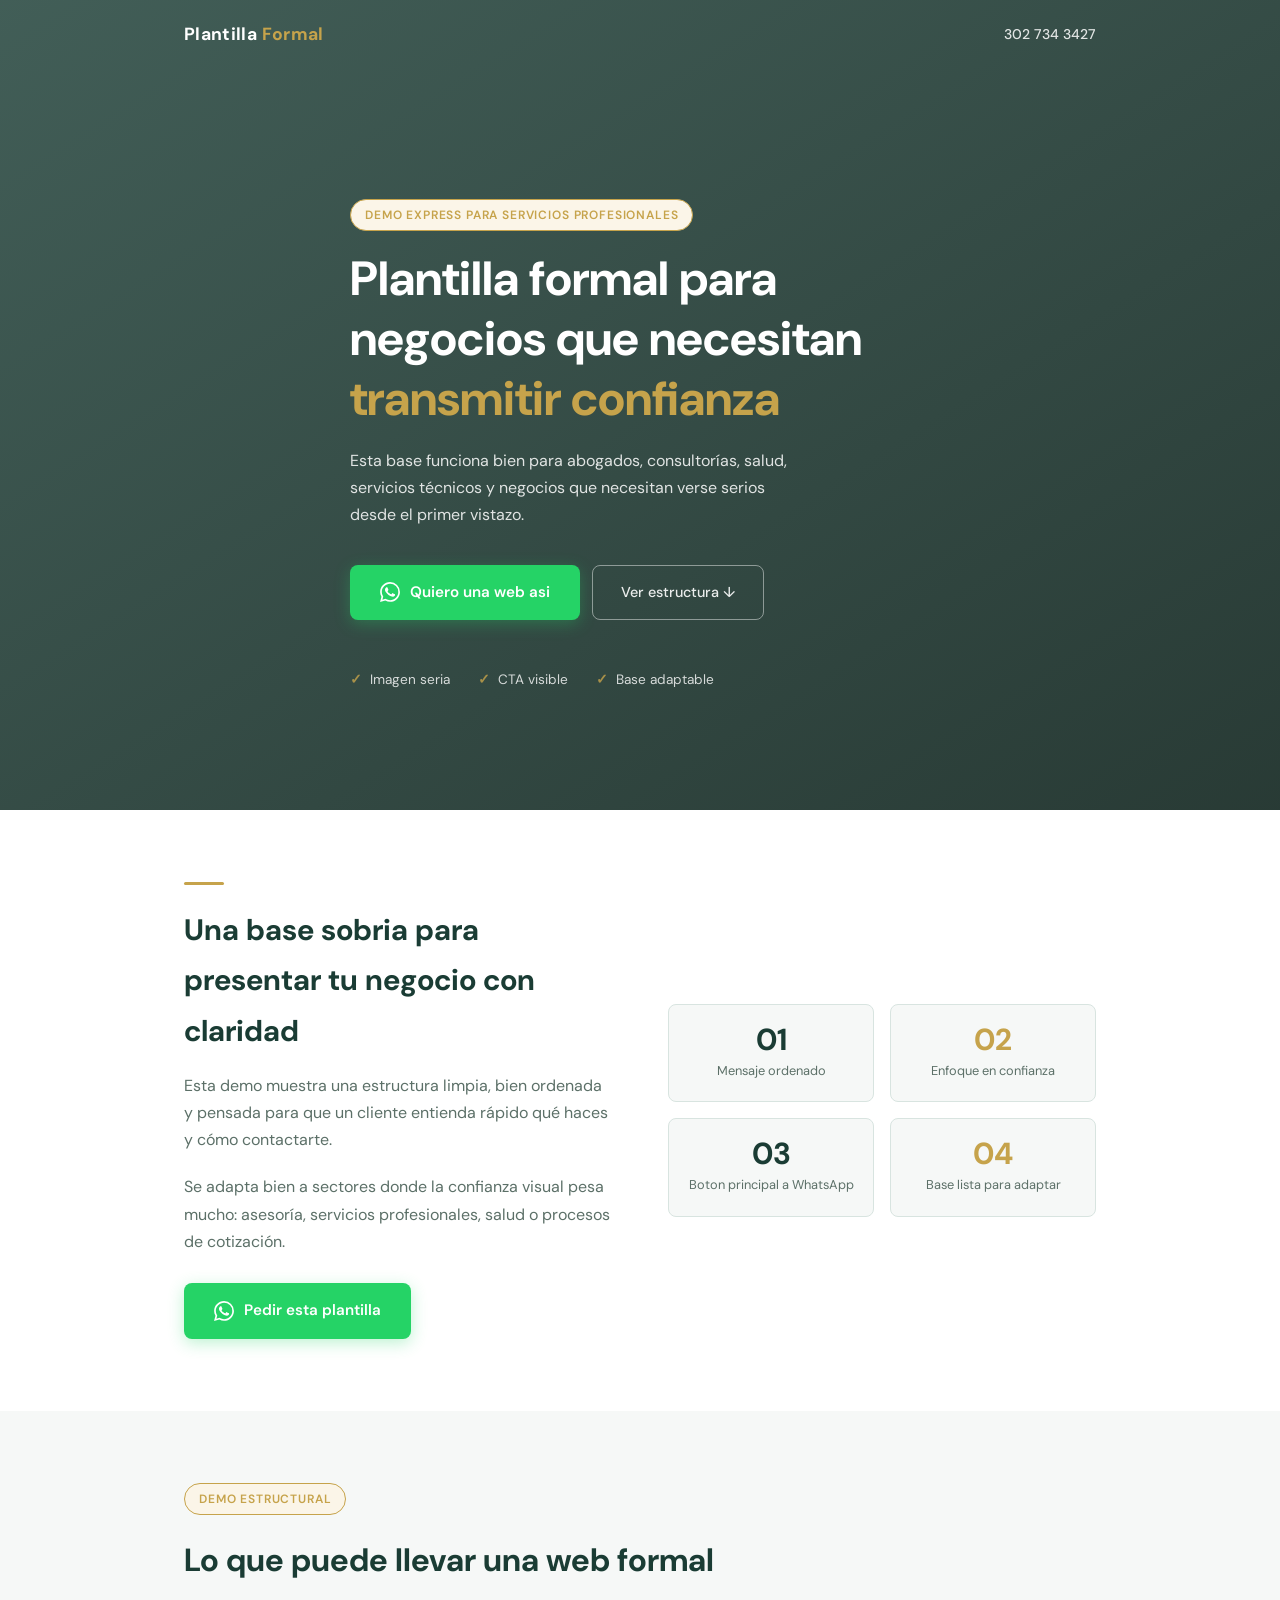
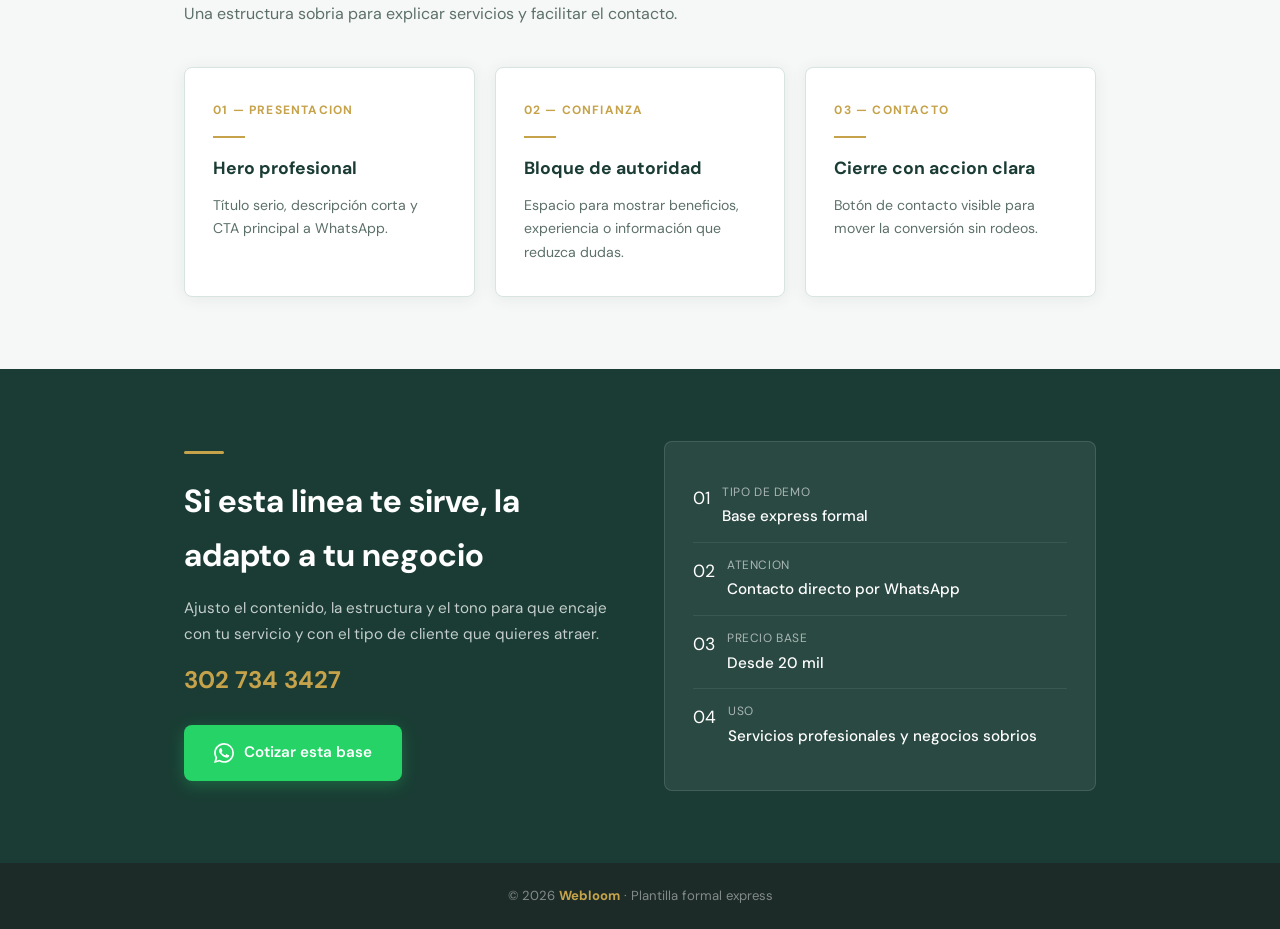
<file: express/formal/index.html>
<!doctype html>
<html lang="es">
  <head>
    <meta charset="UTF-8" />
    <meta name="viewport" content="width=device-width, initial-scale=1.0" />
    <meta name="robots" content="noindex, nofollow" />
    <title>Plantilla formal | Webloom</title>
    <link
      href="https://fonts.googleapis.com/css2?family=DM+Sans:wght@400;500;600;700&display=swap"
      rel="stylesheet"
    />
    <link rel="stylesheet" href="styles.css" />
  </head>
  <body>
    <section class="hero">
      <nav class="nav">
        <div class="container">
          <div class="nav-inner">
            <div class="nav-logo">Plantilla <span>Formal</span></div>
            <div class="nav-tel">302 734 3427</div>
          </div>
        </div>
      </nav>

      <div class="container">
        <div class="hero-contenido">
          <span class="chip">Demo express para servicios profesionales</span>
          <h1>Plantilla formal para negocios que necesitan <em>transmitir confianza</em></h1>
          <p>
            Esta base funciona bien para abogados, consultor&iacute;as, salud,
            servicios t&eacute;cnicos y negocios que necesitan verse serios desde el primer vistazo.
          </p>
          <div class="hero-botones">
            <a
              href="https://wa.me/573027343427?text=Hola,%20quiero%20una%20web%20como%20la%20plantilla%20formal."
              class="btn-whatsapp"
              target="_blank"
              rel="noopener"
            >
              <svg viewBox="0 0 24 24">
                <path
                  d="M17.472 14.382c-.297-.149-1.758-.867-2.03-.967-.273-.099-.471-.148-.67.15-.197.297-.767.966-.94 1.164-.173.199-.347.223-.644.075-.297-.15-1.255-.463-2.39-1.475-.883-.788-1.48-1.761-1.653-2.059-.173-.297-.018-.458.13-.606.134-.133.298-.347.446-.52.149-.174.198-.298.298-.497.099-.198.05-.371-.025-.52-.075-.149-.669-1.612-.916-2.207-.242-.579-.487-.5-.669-.51-.173-.008-.371-.01-.57-.01-.198 0-.52.074-.792.372-.272.297-1.04 1.016-1.04 2.479 0 1.462 1.065 2.875 1.213 3.074.149.198 2.096 3.2 5.077 4.487.709.306 1.262.489 1.694.625.712.227 1.36.195 1.871.118.571-.085 1.758-.719 2.006-1.413.248-.694.248-1.289.173-1.413-.074-.124-.272-.198-.57-.347z"
                />
                <path
                  d="M12.05 0C5.495 0 .16 5.335.157 11.892c0 2.096.547 4.142 1.588 5.945L.057 24l6.305-1.654a11.882 11.882 0 005.683 1.448h.005c6.554 0 11.89-5.335 11.893-11.893a11.821 11.821 0 00-3.48-8.413A11.815 11.815 0 0012.05 0zm0 21.785h-.004a9.87 9.87 0 01-5.031-1.378l-.361-.214-3.741.981.998-3.648-.235-.374a9.86 9.86 0 01-1.51-5.26c.001-5.45 4.436-9.884 9.888-9.884 2.64 0 5.122 1.03 6.988 2.898a9.825 9.825 0 012.893 6.994c-.003 5.45-4.437 9.884-9.885 9.884z"
                />
              </svg>
              Quiero una web asi
            </a>
            <a href="#servicios" class="btn-outline">Ver estructura ↓</a>
          </div>
          <div class="hero-detalle">
            <span class="hero-dato">Imagen seria</span>
            <span class="hero-dato">CTA visible</span>
            <span class="hero-dato">Base adaptable</span>
          </div>
        </div>
      </div>
    </section>

    <section class="seccion sobre">
      <div class="container">
        <div class="sobre-inner">
          <div class="sobre-texto">
            <div class="linea-dorada"></div>
            <h2>Una base sobria para presentar tu negocio con claridad</h2>
            <p>
              Esta demo muestra una estructura limpia, bien ordenada y pensada
              para que un cliente entienda r&aacute;pido qu&eacute; haces y c&oacute;mo contactarte.
            </p>
            <p>
              Se adapta bien a sectores donde la confianza visual pesa mucho:
              asesor&iacute;a, servicios profesionales, salud o procesos de cotizaci&oacute;n.
            </p>
            <a
              href="https://wa.me/573027343427?text=Hola,%20quiero%20cotizar%20la%20plantilla%20formal."
              class="btn-whatsapp"
              target="_blank"
              rel="noopener"
              style="margin-top: 8px"
            >
              <svg viewBox="0 0 24 24">
                <path
                  d="M17.472 14.382c-.297-.149-1.758-.867-2.03-.967-.273-.099-.471-.148-.67.15-.197.297-.767.966-.94 1.164-.173.199-.347.223-.644.075-.297-.15-1.255-.463-2.39-1.475-.883-.788-1.48-1.761-1.653-2.059-.173-.297-.018-.458.13-.606.134-.133.298-.347.446-.52.149-.174.198-.298.298-.497.099-.198.05-.371-.025-.52-.075-.149-.669-1.612-.916-2.207-.242-.579-.487-.5-.669-.51-.173-.008-.371-.01-.57-.01-.198 0-.52.074-.792.372-.272.297-1.04 1.016-1.04 2.479 0 1.462 1.065 2.875 1.213 3.074.149.198 2.096 3.2 5.077 4.487.709.306 1.262.489 1.694.625.712.227 1.36.195 1.871.118.571-.085 1.758-.719 2.006-1.413.248-.694.248-1.289.173-1.413-.074-.124-.272-.198-.57-.347z"
                />
                <path
                  d="M12.05 0C5.495 0 .16 5.335.157 11.892c0 2.096.547 4.142 1.588 5.945L.057 24l6.305-1.654a11.882 11.882 0 005.683 1.448h.005c6.554 0 11.89-5.335 11.893-11.893a11.821 11.821 0 00-3.48-8.413A11.815 11.815 0 0012.05 0zm0 21.785h-.004a9.87 9.87 0 01-5.031-1.378l-.361-.214-3.741.981.998-3.648-.235-.374a9.86 9.86 0 01-1.51-5.26c.001-5.45 4.436-9.884 9.888-9.884 2.64 0 5.122 1.03 6.988 2.898a9.825 9.825 0 012.893 6.994c-.003 5.45-4.437 9.884-9.885 9.884z"
                />
              </svg>
              Pedir esta plantilla
            </a>
          </div>
          <div class="sobre-stats">
            <div class="stat-caja">
              <div class="stat-numero">01</div>
              <div class="stat-label">Mensaje ordenado</div>
            </div>
            <div class="stat-caja destacado">
              <div class="stat-numero">02</div>
              <div class="stat-label">Enfoque en confianza</div>
            </div>
            <div class="stat-caja">
              <div class="stat-numero">03</div>
              <div class="stat-label">Boton principal a WhatsApp</div>
            </div>
            <div class="stat-caja destacado">
              <div class="stat-numero">04</div>
              <div class="stat-label">Base lista para adaptar</div>
            </div>
          </div>
        </div>
      </div>
    </section>

    <section class="seccion servicios" id="servicios">
      <div class="container">
        <span class="chip">Demo estructural</span>
        <h2 class="seccion-titulo">Lo que puede llevar una web formal</h2>
        <p class="seccion-subtitulo">Una estructura sobria para explicar servicios y facilitar el contacto.</p>
        <div class="servicios-grid">
          <div class="tarjeta">
            <div class="tarjeta-numero">01 — Presentacion</div>
            <div class="tarjeta-separador"></div>
            <h3>Hero profesional</h3>
            <p>T&iacute;tulo serio, descripci&oacute;n corta y CTA principal a WhatsApp.</p>
          </div>
          <div class="tarjeta">
            <div class="tarjeta-numero">02 — Confianza</div>
            <div class="tarjeta-separador"></div>
            <h3>Bloque de autoridad</h3>
            <p>Espacio para mostrar beneficios, experiencia o informaci&oacute;n que reduzca dudas.</p>
          </div>
          <div class="tarjeta">
            <div class="tarjeta-numero">03 — Contacto</div>
            <div class="tarjeta-separador"></div>
            <h3>Cierre con accion clara</h3>
            <p>Bot&oacute;n de contacto visible para mover la conversi&oacute;n sin rodeos.</p>
          </div>
        </div>
      </div>
    </section>

    <section class="seccion contacto">
      <div class="container">
        <div class="contacto-inner">
          <div class="contacto-texto">
            <div class="linea-dorada"></div>
            <h2>Si esta linea te sirve, la adapto a tu negocio</h2>
            <p>
              Ajusto el contenido, la estructura y el tono para que encaje con
              tu servicio y con el tipo de cliente que quieres atraer.
            </p>
            <span class="telefono">302 734 3427</span>
            <a
              href="https://wa.me/573027343427?text=Hola,%20quiero%20cotizar%20la%20plantilla%20formal."
              class="btn-whatsapp"
              target="_blank"
              rel="noopener"
            >
              <svg viewBox="0 0 24 24">
                <path
                  d="M17.472 14.382c-.297-.149-1.758-.867-2.03-.967-.273-.099-.471-.148-.67.15-.197.297-.767.966-.94 1.164-.173.199-.347.223-.644.075-.297-.15-1.255-.463-2.39-1.475-.883-.788-1.48-1.761-1.653-2.059-.173-.297-.018-.458.13-.606.134-.133.298-.347.446-.52.149-.174.198-.298.298-.497.099-.198.05-.371-.025-.52-.075-.149-.669-1.612-.916-2.207-.242-.579-.487-.5-.669-.51-.173-.008-.371-.01-.57-.01-.198 0-.52.074-.792.372-.272.297-1.04 1.016-1.04 2.479 0 1.462 1.065 2.875 1.213 3.074.149.198 2.096 3.2 5.077 4.487.709.306 1.262.489 1.694.625.712.227 1.36.195 1.871.118.571-.085 1.758-.719 2.006-1.413.248-.694.248-1.289.173-1.413-.074-.124-.272-.198-.57-.347z"
                />
                <path
                  d="M12.05 0C5.495 0 .16 5.335.157 11.892c0 2.096.547 4.142 1.588 5.945L.057 24l6.305-1.654a11.882 11.882 0 005.683 1.448h.005c6.554 0 11.89-5.335 11.893-11.893a11.821 11.821 0 00-3.48-8.413A11.815 11.815 0 0012.05 0zm0 21.785h-.004a9.87 9.87 0 01-5.031-1.378l-.361-.214-3.741.981.998-3.648-.235-.374a9.86 9.86 0 01-1.51-5.26c.001-5.45 4.436-9.884 9.888-9.884 2.64 0 5.122 1.03 6.988 2.898a9.825 9.825 0 012.893 6.994c-.003 5.45-4.437 9.884-9.885 9.884z"
                />
              </svg>
              Cotizar esta base
            </a>
          </div>
          <div class="contacto-info">
            <div class="info-fila">
              <span class="info-icono">01</span>
              <div>
                <div class="info-label">Tipo de demo</div>
                <div class="info-valor">Base express formal</div>
              </div>
            </div>
            <div class="info-fila">
              <span class="info-icono">02</span>
              <div>
                <div class="info-label">Atencion</div>
                <div class="info-valor">Contacto directo por WhatsApp</div>
              </div>
            </div>
            <div class="info-fila">
              <span class="info-icono">03</span>
              <div>
                <div class="info-label">Precio base</div>
                <div class="info-valor">Desde 20 mil</div>
              </div>
            </div>
            <div class="info-fila">
              <span class="info-icono">04</span>
              <div>
                <div class="info-label">Uso</div>
                <div class="info-valor">Servicios profesionales y negocios sobrios</div>
              </div>
            </div>
          </div>
        </div>
      </div>
    </section>

    <footer class="footer">
      <div class="container">
        <p>
          &copy; 2026 <strong>Webloom</strong> · Plantilla formal express
        </p>
      </div>
    </footer>
  </body>
</html>
</file>
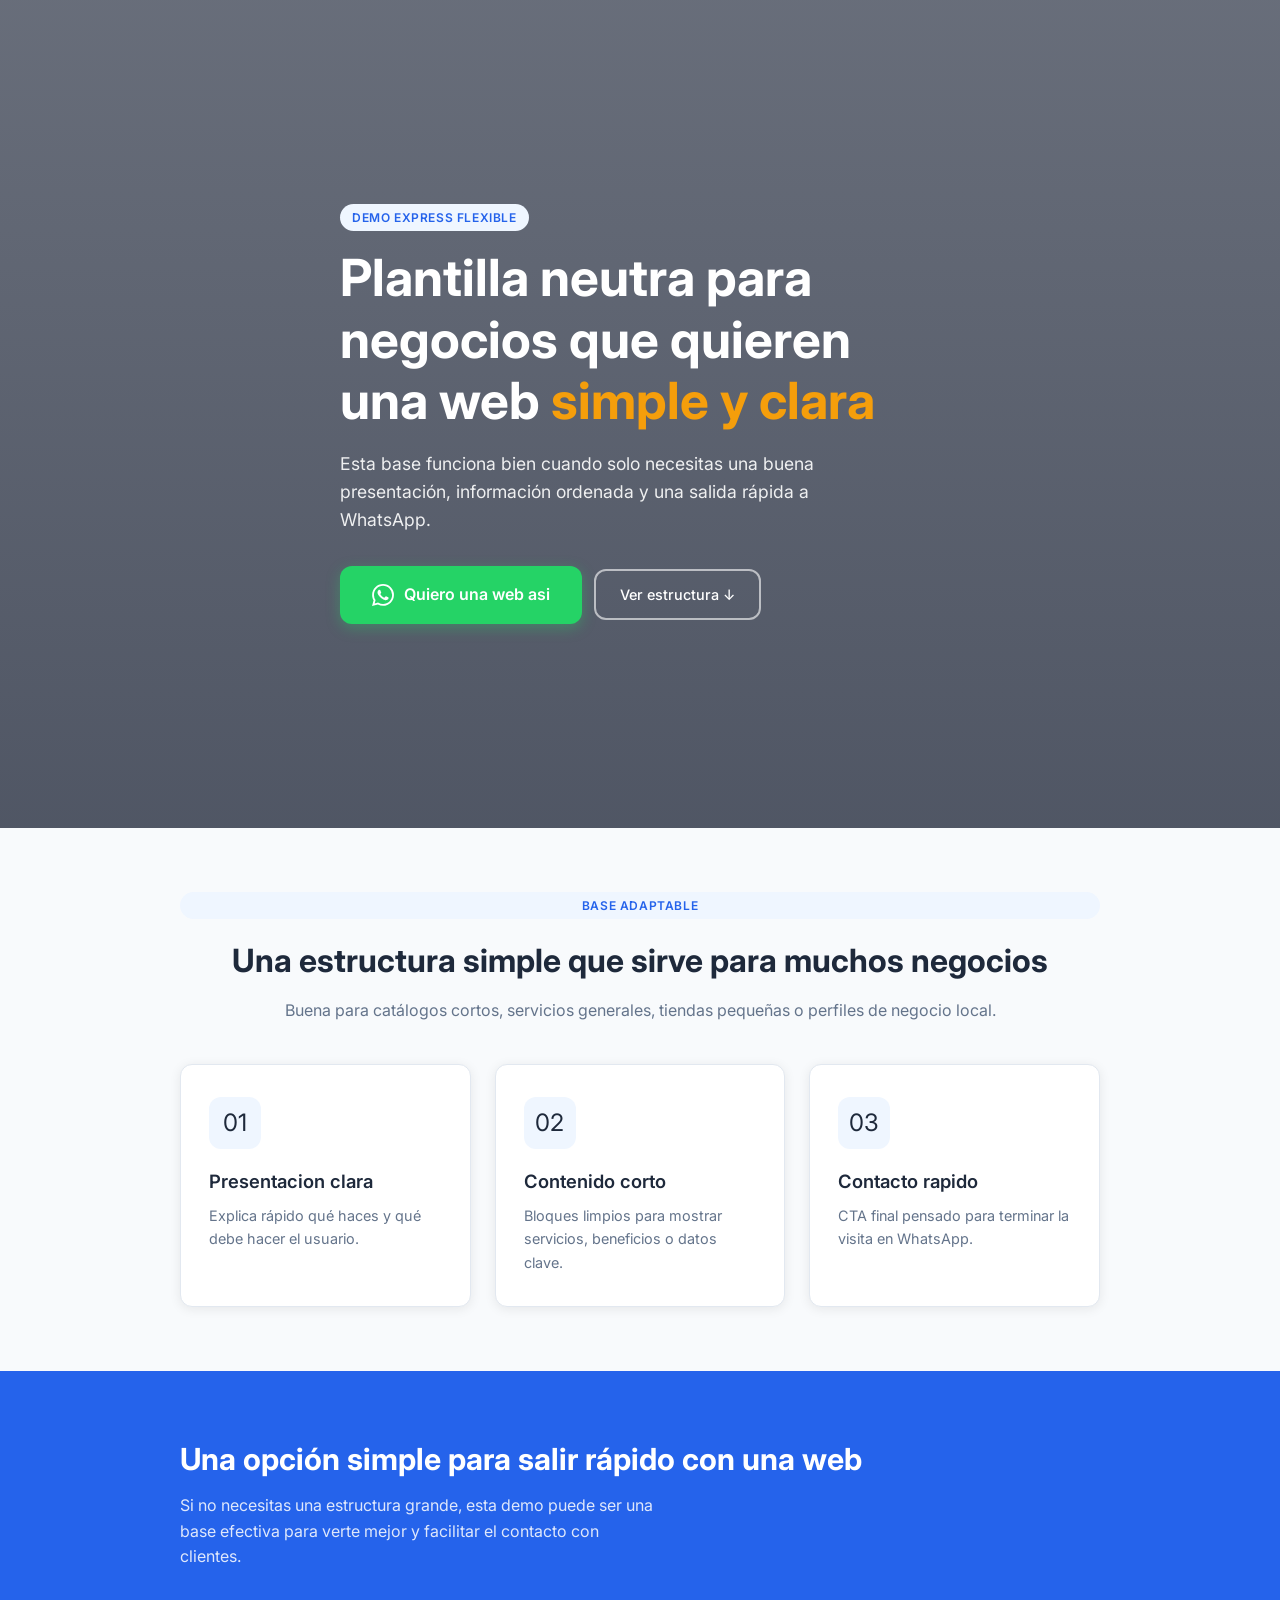
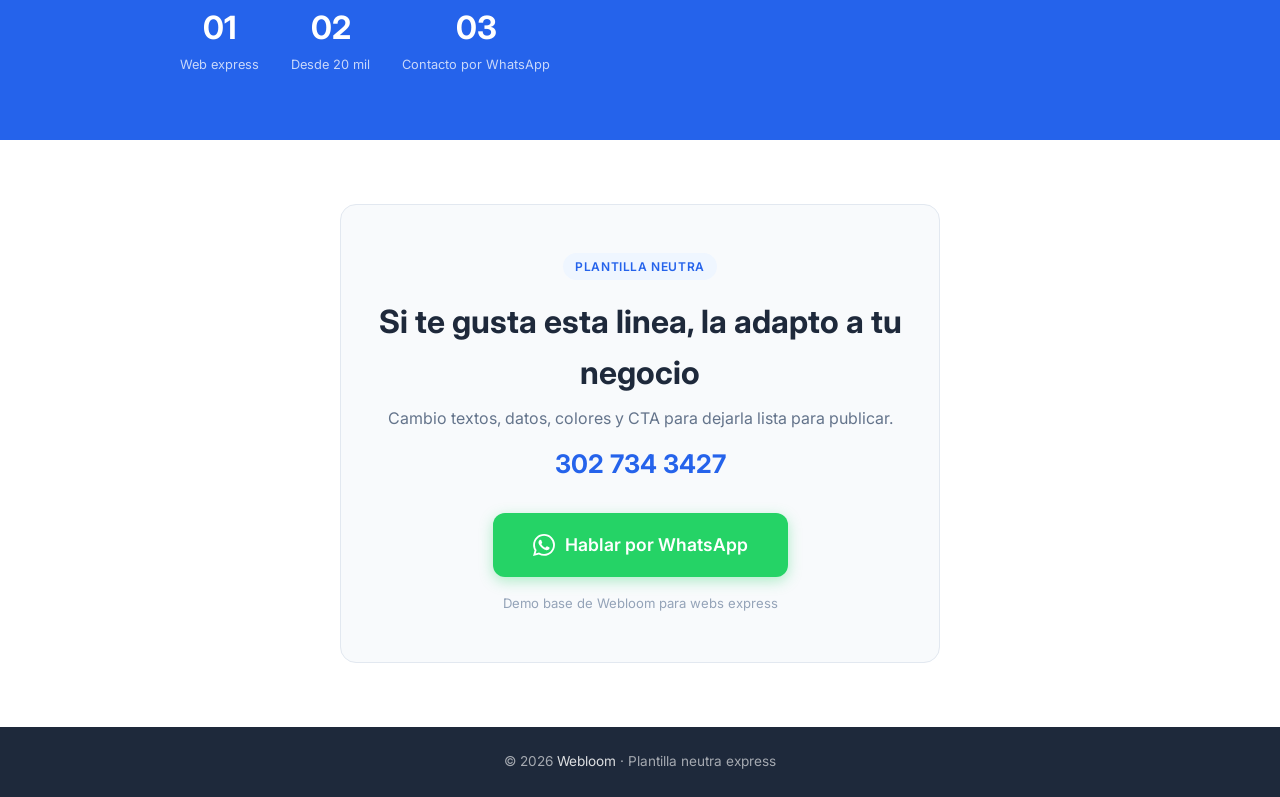
<file: express/neutra/index.html>
<!doctype html>
<html lang="es">
  <head>
    <meta charset="UTF-8" />
    <meta name="viewport" content="width=device-width, initial-scale=1.0" />
    <meta name="robots" content="noindex, nofollow" />
    <title>Plantilla neutra | Webloom</title>
    <link
      href="https://fonts.googleapis.com/css2?family=Inter:wght@400;500;600;700&display=swap"
      rel="stylesheet"
    />
    <link rel="stylesheet" href="styles.css" />
  </head>
  <body>
    <section class="hero">
      <div class="container">
        <div class="hero-contenido">
          <span class="badge">Demo express flexible</span>
          <h1>Plantilla neutra para negocios que quieren una web <span>simple y clara</span></h1>
          <p>
            Esta base funciona bien cuando solo necesitas una buena presentaci&oacute;n,
            informaci&oacute;n ordenada y una salida r&aacute;pida a WhatsApp.
          </p>
          <div class="hero-botones">
            <a
              href="https://wa.me/573027343427?text=Hola,%20quiero%20una%20web%20como%20la%20plantilla%20neutra."
              class="btn-whatsapp"
              target="_blank"
              rel="noopener"
            >
              <svg viewBox="0 0 24 24" xmlns="http://www.w3.org/2000/svg">
                <path
                  d="M17.472 14.382c-.297-.149-1.758-.867-2.03-.967-.273-.099-.471-.148-.67.15-.197.297-.767.966-.94 1.164-.173.199-.347.223-.644.075-.297-.15-1.255-.463-2.39-1.475-.883-.788-1.48-1.761-1.653-2.059-.173-.297-.018-.458.13-.606.134-.133.298-.347.446-.52.149-.174.198-.298.298-.497.099-.198.05-.371-.025-.52-.075-.149-.669-1.612-.916-2.207-.242-.579-.487-.5-.669-.51-.173-.008-.371-.01-.57-.01-.198 0-.52.074-.792.372-.272.297-1.04 1.016-1.04 2.479 0 1.462 1.065 2.875 1.213 3.074.149.198 2.096 3.2 5.077 4.487.709.306 1.262.489 1.694.625.712.227 1.36.195 1.871.118.571-.085 1.758-.719 2.006-1.413.248-.694.248-1.289.173-1.413-.074-.124-.272-.198-.57-.347z"
                />
                <path
                  d="M12.05 0C5.495 0 .16 5.335.157 11.892c0 2.096.547 4.142 1.588 5.945L.057 24l6.305-1.654a11.882 11.882 0 005.683 1.448h.005c6.554 0 11.89-5.335 11.893-11.893a11.821 11.821 0 00-3.48-8.413A11.815 11.815 0 0012.05 0zm0 21.785h-.004a9.87 9.87 0 01-5.031-1.378l-.361-.214-3.741.981.998-3.648-.235-.374a9.86 9.86 0 01-1.51-5.26c.001-5.45 4.436-9.884 9.888-9.884 2.64 0 5.122 1.03 6.988 2.898a9.825 9.825 0 012.893 6.994c-.003 5.45-4.437 9.884-9.885 9.884z"
                />
              </svg>
              Quiero una web asi
            </a>
            <a href="#servicios" class="btn-secundario">Ver estructura ↓</a>
          </div>
        </div>
      </div>
    </section>

    <section class="seccion" id="servicios">
      <div class="container">
        <span class="badge" style="display: block; text-align: center">
          Base adaptable
        </span>
        <h2 class="seccion-titulo">Una estructura simple que sirve para muchos negocios</h2>
        <p class="seccion-subtitulo">
          Buena para cat&aacute;logos cortos, servicios generales, tiendas peque&ntilde;as o perfiles de negocio local.
        </p>
        <div class="servicios-grid">
          <div class="tarjeta">
            <div class="tarjeta-icono">01</div>
            <h3>Presentacion clara</h3>
            <p>Explica r&aacute;pido qu&eacute; haces y qu&eacute; debe hacer el usuario.</p>
          </div>
          <div class="tarjeta">
            <div class="tarjeta-icono">02</div>
            <h3>Contenido corto</h3>
            <p>Bloques limpios para mostrar servicios, beneficios o datos clave.</p>
          </div>
          <div class="tarjeta">
            <div class="tarjeta-icono">03</div>
            <h3>Contacto rapido</h3>
            <p>CTA final pensado para terminar la visita en WhatsApp.</p>
          </div>
        </div>
      </div>
    </section>

    <section class="seccion confianza">
      <div class="container">
        <div class="confianza-inner">
          <div class="confianza-texto">
            <h2>Una opci&oacute;n simple para salir r&aacute;pido con una web</h2>
            <p>
              Si no necesitas una estructura grande, esta demo puede ser una
              base efectiva para verte mejor y facilitar el contacto con clientes.
            </p>
          </div>
          <div class="stats-fila">
            <div class="stat">
              <div class="stat-numero">01</div>
              <div class="stat-etiqueta">Web express</div>
            </div>
            <div class="stat">
              <div class="stat-numero">02</div>
              <div class="stat-etiqueta">Desde 20 mil</div>
            </div>
            <div class="stat">
              <div class="stat-numero">03</div>
              <div class="stat-etiqueta">Contacto por WhatsApp</div>
            </div>
          </div>
        </div>
      </div>
    </section>

    <section class="seccion contacto">
      <div class="container">
        <div class="contacto-caja">
          <span class="badge">Plantilla neutra</span>
          <h2 class="seccion-titulo" style="margin-bottom: 8px">
            Si te gusta esta linea, la adapto a tu negocio
          </h2>
          <p style="color: #64748b; margin-bottom: 4px">
            Cambio textos, datos, colores y CTA para dejarla lista para publicar.
          </p>
          <div class="contacto-telefono">302 734 3427</div>
          <a
            href="https://wa.me/573027343427?text=Hola,%20quiero%20cotizar%20la%20plantilla%20neutra."
            class="btn-whatsapp"
            target="_blank"
            rel="noopener"
            style="font-size: 1.1rem; padding: 18px 40px"
          >
            <svg viewBox="0 0 24 24" xmlns="http://www.w3.org/2000/svg">
              <path
                d="M17.472 14.382c-.297-.149-1.758-.867-2.03-.967-.273-.099-.471-.148-.67.15-.197.297-.767.966-.94 1.164-.173.199-.347.223-.644.075-.297-.15-1.255-.463-2.39-1.475-.883-.788-1.48-1.761-1.653-2.059-.173-.297-.018-.458.13-.606.134-.133.298-.347.446-.52.149-.174.198-.298.298-.497.099-.198.05-.371-.025-.52-.075-.149-.669-1.612-.916-2.207-.242-.579-.487-.5-.669-.51-.173-.008-.371-.01-.57-.01-.198 0-.52.074-.792.372-.272.297-1.04 1.016-1.04 2.479 0 1.462 1.065 2.875 1.213 3.074.149.198 2.096 3.2 5.077 4.487.709.306 1.262.489 1.694.625.712.227 1.36.195 1.871.118.571-.085 1.758-.719 2.006-1.413.248-.694.248-1.289.173-1.413-.074-.124-.272-.198-.57-.347z"
              />
              <path
                d="M12.05 0C5.495 0 .16 5.335.157 11.892c0 2.096.547 4.142 1.588 5.945L.057 24l6.305-1.654a11.882 11.882 0 005.683 1.448h.005c6.554 0 11.89-5.335 11.893-11.893a11.821 11.821 0 00-3.48-8.413A11.815 11.815 0 0012.05 0zm0 21.785h-.004a9.87 9.87 0 01-5.031-1.378l-.361-.214-3.741.981.998-3.648-.235-.374a9.86 9.86 0 01-1.51-5.26c.001-5.45 4.436-9.884 9.888-9.884 2.64 0 5.122 1.03 6.988 2.898a9.825 9.825 0 012.893 6.994c-.003 5.45-4.437 9.884-9.885 9.884z"
              />
            </svg>
            Hablar por WhatsApp
          </a>
          <p style="margin-top: 16px; font-size: 0.82rem; color: #94a3b8">
            Demo base de Webloom para webs express
          </p>
        </div>
      </div>
    </section>

    <footer class="footer">
      <div class="container">
        <p>
          &copy; 2026 <span>Webloom</span> · Plantilla neutra express
        </p>
      </div>
    </footer>
  </body>
</html>
</file>
<file: styles.css>
/* Base */
*, *::before, *::after {
  box-sizing: border-box;
  margin: 0;
  padding: 0;
}

html {
  scroll-behavior: smooth;
  font-size: 16px;
}

body {
  font-family: 'Inter', system-ui, -apple-system, sans-serif;
  background: #0f0f0f;
  color: #f0f0f0;
  line-height: 1.65;
  -webkit-font-smoothing: antialiased;
  overflow-x: hidden;
}

img { display: block; max-width: 100%; }
a { color: inherit; text-decoration: none; }
button { background: none; border: none; cursor: pointer; font: inherit; }
ul { list-style: none; }

:root {
  --bg: #0f0f0f;
  --bg-soft: #141414;
  --bg-card: #171717;
  --bg-card-alt: #1d1d1d;
  --border: #262626;
  --border-light: #333333;
  --text: #f0f0f0;
  --text-muted: #a0a0a0;
  --text-dim: #6b6b6b;
  --accent: #c8f04d;
  --accent-hover: #d7ff5e;
  --accent-dim: rgba(200, 240, 77, 0.12);
  --accent-dim-2: rgba(200, 240, 77, 0.08);
  --success: #25d366;
  --radius: 12px;
  --radius-lg: 18px;
  --radius-xl: 26px;
  --shadow-card: 0 16px 40px rgba(0, 0, 0, 0.28);
  --shadow-hover: 0 22px 56px rgba(0, 0, 0, 0.42);
  --transition: 0.25s cubic-bezier(0.4, 0, 0.2, 1);
  --transition-slow: 0.5s cubic-bezier(0.22, 1, 0.36, 1);
  --nav-h: 68px;
  --section-gap: 110px;
  --container: 1160px;
}

::-webkit-scrollbar { width: 7px; }
::-webkit-scrollbar-track { background: var(--bg); }
::-webkit-scrollbar-thumb { background: #313131; border-radius: 999px; }
::-webkit-scrollbar-thumb:hover { background: var(--accent); }

.container {
  max-width: var(--container);
  margin: 0 auto;
  padding: 0 24px;
}

/* Prevent grid/flex children from overflowing on narrow viewports */
.hero__content,
.hero__visual,
.sobre__text,
.sobre__stats,
.contacto__text,
.contacto__actions,
.service-focus,
.express-card,
.proyecto-card,
.seo-copy__inner,
.footer__brand,
.footer__nav,
.footer__copy {
  min-width: 0;
}

h1, h2, h3, h4 {
  line-height: 1.1;
  letter-spacing: -0.03em;
  font-weight: 800;
}

.accent { color: var(--accent); }

.section {
  padding: var(--section-gap) 0;
}

.section-header {
  margin-bottom: 56px;
}

.section-tag {
  display: inline-flex;
  align-items: center;
  gap: 8px;
  font-family: 'JetBrains Mono', monospace;
  font-size: 0.72rem;
  letter-spacing: 0.12em;
  text-transform: uppercase;
  color: var(--accent);
  background: var(--accent-dim);
  border: 1px solid rgba(200, 240, 77, 0.18);
  border-radius: 999px;
  padding: 6px 12px;
  margin-bottom: 18px;
}

.section-title {
  font-size: clamp(2rem, 3.7vw, 3rem);
  margin-bottom: 14px;
}

.section-subtitle {
  max-width: 620px;
  color: var(--text-muted);
  font-size: 1.04rem;
}

.btn {
  display: inline-flex;
  align-items: center;
  justify-content: center;
  gap: 10px;
  min-height: 48px;
  padding: 13px 24px;
  border-radius: var(--radius);
  font-size: 0.95rem;
  font-weight: 700;
  white-space: nowrap;
  transition:
    transform var(--transition),
    border-color var(--transition),
    background var(--transition),
    color var(--transition),
    box-shadow var(--transition);
}

.btn:hover {
  transform: translateY(-2px);
}

.btn--accent {
  background: var(--accent);
  color: #101010;
  box-shadow: 0 12px 30px rgba(200, 240, 77, 0.2);
}

.btn--accent:hover {
  background: var(--accent-hover);
  box-shadow: 0 16px 36px rgba(200, 240, 77, 0.26);
}

.btn--outline {
  border: 1.5px solid var(--border-light);
  color: var(--text);
  background: rgba(255, 255, 255, 0.01);
}

.btn--outline:hover {
  border-color: var(--accent);
  color: var(--accent);
}

.btn--sm {
  min-height: 40px;
  padding: 9px 18px;
  font-size: 0.88rem;
}

/* Motion */
.fade-in {
  opacity: 0;
  transform: translateY(28px);
  animation: fadeInUp 0.75s var(--transition-slow) forwards;
}

.fade-in--delay { animation-delay: 0.18s; }

@keyframes fadeInUp {
  to {
    opacity: 1;
    transform: translateY(0);
  }
}

.reveal {
  opacity: 0;
  transform: translateY(30px);
  transition: opacity 0.65s ease, transform 0.65s ease;
}

.reveal--delay { transition-delay: 0.12s; }

.reveal.visible {
  opacity: 1;
  transform: translateY(0);
}

/* Nav */
.nav {
  position: fixed;
  inset: 0 0 auto;
  z-index: 100;
  height: var(--nav-h);
  transition: background var(--transition), border-color var(--transition);
}

.nav.scrolled {
  background: rgba(15, 15, 15, 0.92);
  border-bottom: 1px solid var(--border);
  backdrop-filter: blur(14px);
}

.nav__inner {
  display: flex;
  align-items: center;
  justify-content: space-between;
  height: 100%;
}

.nav__logo {
  font-size: 1.25rem;
  font-weight: 800;
  letter-spacing: -0.04em;
  color: var(--accent);
}

.nav__links {
  display: flex;
  align-items: center;
  gap: 34px;
}

.nav__link {
  font-size: 0.92rem;
  font-weight: 500;
  color: var(--text-muted);
  transition: color var(--transition);
}

.nav__link:hover { color: var(--text); }

.nav__toggle {
  display: none;
  flex-direction: column;
  gap: 5px;
  padding: 6px;
}

.nav__toggle span {
  display: block;
  width: 22px;
  height: 2px;
  border-radius: 999px;
  background: var(--text);
  transition: var(--transition);
}

.nav__toggle.open span:nth-child(1) { transform: translateY(7px) rotate(45deg); }
.nav__toggle.open span:nth-child(2) { opacity: 0; }
.nav__toggle.open span:nth-child(3) { transform: translateY(-7px) rotate(-45deg); }

/* Hero */
.hero {
  position: relative;
  min-height: 100svh;
  display: flex;
  align-items: center;
  padding-top: var(--nav-h);
  overflow: hidden;
}

.hero::before {
  content: '';
  position: absolute;
  top: -16%;
  right: -8%;
  width: 680px;
  height: 680px;
  background:
    radial-gradient(circle, rgba(200, 240, 77, 0.12) 0%, rgba(200, 240, 77, 0.05) 28%, transparent 68%);
  pointer-events: none;
}

.hero::after {
  content: '';
  position: absolute;
  inset: 0;
  background:
    linear-gradient(180deg, rgba(255, 255, 255, 0.02) 0%, transparent 30%),
    radial-gradient(circle at 20% 20%, rgba(255, 255, 255, 0.035), transparent 32%);
  pointer-events: none;
}

.hero__inner {
  position: relative;
  z-index: 1;
  display: grid;
  grid-template-columns: minmax(0, 1.05fr) minmax(320px, 0.95fr);
  gap: 64px;
  align-items: center;
  padding: 72px 0 56px;
}

.hero__tag {
  display: inline-block;
  margin-bottom: 22px;
  font-family: 'JetBrains Mono', monospace;
  font-size: 0.74rem;
  letter-spacing: 0.09em;
  text-transform: uppercase;
  color: var(--text-muted);
}

.hero__title {
  max-width: 10ch;
  font-size: clamp(3rem, 5.8vw, 4.8rem);
  line-height: 1.02;
  margin-bottom: 22px;
}

.hero__subtitle {
  max-width: 570px;
  color: var(--text-muted);
  font-size: 1.08rem;
  line-height: 1.75;
  margin-bottom: 34px;
}

.hero__actions {
  display: flex;
  gap: 14px;
  flex-wrap: wrap;
  margin-bottom: 24px;
}

.hero__trust {
  display: flex;
  flex-wrap: wrap;
  gap: 10px;
}

.hero__trust-item {
  display: inline-flex;
  align-items: center;
  padding: 8px 12px;
  border-radius: 999px;
  border: 1px solid var(--border);
  background: rgba(255, 255, 255, 0.02);
  color: var(--text-muted);
  font-size: 0.84rem;
}

.hero__visual {
  display: flex;
  justify-content: flex-end;
}

.hero__card-float {
  position: relative;
  width: 390px;
  height: 330px;
}

.hcard {
  position: absolute;
  width: 290px;
  padding: 22px;
  border-radius: var(--radius-xl);
  background: linear-gradient(180deg, rgba(29, 29, 29, 0.96), rgba(21, 21, 21, 0.96));
  border: 1px solid rgba(255, 255, 255, 0.06);
  box-shadow: var(--shadow-card);
}

.hcard--offset {
  top: 120px;
  left: 92px;
}

.offer-card__label {
  display: inline-block;
  margin-bottom: 14px;
  padding: 5px 10px;
  border-radius: 999px;
  font-family: 'JetBrains Mono', monospace;
  font-size: 0.68rem;
  letter-spacing: 0.08em;
  text-transform: uppercase;
  color: var(--accent);
  background: var(--accent-dim);
}

.offer-card__title {
  font-size: 1.55rem;
  margin-bottom: 8px;
}

.offer-card__meta {
  color: var(--text-muted);
  font-size: 0.93rem;
  margin-bottom: 16px;
}

.offer-card__list {
  display: grid;
  gap: 10px;
}

.offer-card__list li {
  display: flex;
  align-items: center;
  gap: 10px;
  color: var(--text-muted);
  font-size: 0.9rem;
}

.offer-card__list li::before {
  content: '';
  width: 8px;
  height: 8px;
  border-radius: 50%;
  background: var(--accent);
  flex-shrink: 0;
}

.offer-card--alt {
  background: linear-gradient(180deg, rgba(24, 24, 24, 0.96), rgba(15, 15, 15, 0.96));
}

/* Express examples */
.express {
  background: var(--bg-soft);
  border-top: 1px solid var(--border);
  border-bottom: 1px solid var(--border);
}

.express__grid {
  display: grid;
  grid-template-columns: repeat(3, 1fr);
  gap: 22px;
}

.express-card {
  overflow: hidden;
  border-radius: var(--radius-lg);
  border: 1px solid var(--border);
  background: var(--bg-card);
  transition:
    transform var(--transition),
    border-color var(--transition),
    box-shadow var(--transition);
}

.express-card:hover {
  transform: translateY(-4px);
  border-color: var(--accent);
  box-shadow: var(--shadow-hover);
}

.express-card__media {
  width: 100%;
  height: 200px;
  overflow: hidden;
  border-bottom: 1px solid rgba(255, 255, 255, 0.05);
  background: var(--bg-card-alt);
}

.express-card__media img {
  width: 100%;
  height: 100%;
  object-fit: cover;
  object-position: top;
  border-radius: 18px 18px 0 0;
}

.express-card__preview {
  display: flex;
  flex-direction: column;
  justify-content: flex-end;
  min-height: 190px;
  padding: 22px;
  color: #ffffff;
  border-bottom: 1px solid rgba(255, 255, 255, 0.05);
}

.express-card__preview strong {
  display: block;
  font-size: 1.35rem;
  line-height: 1.15;
  margin-bottom: 10px;
}

.express-card__preview span:last-child {
  max-width: 25ch;
  color: rgba(255, 255, 255, 0.84);
  font-size: 0.92rem;
}

.express-card__preview--comercial {
  background:
    linear-gradient(160deg, rgba(255, 120, 54, 0.92), rgba(106, 23, 10, 0.95)),
    radial-gradient(circle at 20% 20%, rgba(255, 255, 255, 0.2), transparent 35%);
}

.express-card__preview--formal {
  background:
    linear-gradient(160deg, rgba(47, 47, 58, 0.96), rgba(14, 14, 18, 0.96)),
    radial-gradient(circle at 18% 18%, rgba(200, 240, 77, 0.18), transparent 38%);
}

.express-card__preview--neutra {
  background:
    linear-gradient(160deg, rgba(83, 104, 118, 0.92), rgba(27, 32, 36, 0.96)),
    radial-gradient(circle at 16% 16%, rgba(255, 255, 255, 0.14), transparent 34%);
}

.express-card__style {
  display: inline-flex;
  width: fit-content;
  margin-bottom: 18px;
  padding: 5px 10px;
  border: 1px solid rgba(255, 255, 255, 0.16);
  border-radius: 999px;
  font-family: 'JetBrains Mono', monospace;
  font-size: 0.68rem;
  letter-spacing: 0.08em;
  text-transform: uppercase;
  color: rgba(255, 255, 255, 0.88);
  background: rgba(0, 0, 0, 0.14);
}

.express-card__body {
  padding: 22px;
}

.express-card__top {
  display: flex;
  gap: 14px;
  flex-wrap: wrap;
  justify-content: space-between;
  align-items: flex-start;
  margin-bottom: 12px;
}

.express-card__title {
  font-size: 1.06rem;
}

.express-card__price {
  flex-shrink: 0;
  padding: 6px 10px;
  border-radius: 999px;
  background: var(--accent-dim);
  color: var(--accent);
  font-family: 'JetBrains Mono', monospace;
  font-size: 0.72rem;
  letter-spacing: 0.04em;
}

.express-card__desc {
  color: var(--text-muted);
  font-size: 0.92rem;
  margin-bottom: 20px;
}

.express-card__actions {
  display: flex;
  flex-wrap: wrap;
  gap: 10px;
}

.cta-strip {
  margin-top: 34px;
  padding: 26px 28px;
  border-radius: var(--radius-lg);
  border: 1px solid var(--border);
  background: linear-gradient(135deg, rgba(200, 240, 77, 0.1), rgba(255, 255, 255, 0.02));
  display: flex;
  align-items: center;
  justify-content: space-between;
  gap: 18px;
}

.cta-strip strong {
  display: block;
  margin-bottom: 4px;
  font-size: 1rem;
}

.cta-strip p {
  color: var(--text-muted);
}

/* Services focus */
.service-focus__grid {
  display: grid;
  grid-template-columns: repeat(2, 1fr);
  gap: 22px;
}

.service-focus {
  padding: 28px;
  border-radius: var(--radius-lg);
  border: 1px solid var(--border);
  background: var(--bg-card);
  transition:
    transform var(--transition),
    border-color var(--transition),
    box-shadow var(--transition);
}

.service-focus:hover {
  transform: translateY(-4px);
  box-shadow: var(--shadow-card);
}

.service-focus--primary {
  border-color: rgba(200, 240, 77, 0.32);
  background:
    linear-gradient(180deg, rgba(200, 240, 77, 0.05), rgba(23, 23, 23, 0.98));
}

.service-focus__top {
  display: flex;
  flex-direction: column;
  gap: 12px;
  margin-bottom: 14px;
}

.service-focus__top h3 {
  font-size: 1.35rem;
}

.service-focus__badge {
  display: inline-flex;
  width: fit-content;
  padding: 6px 10px;
  border-radius: 999px;
  background: var(--accent-dim);
  color: var(--accent);
  font-family: 'JetBrains Mono', monospace;
  font-size: 0.68rem;
  letter-spacing: 0.08em;
  text-transform: uppercase;
}

.service-focus__desc,
.service-focus__note {
  color: var(--text-muted);
}

.service-focus__desc {
  margin-bottom: 18px;
}

.service-focus__list {
  display: grid;
  gap: 12px;
  margin-bottom: 18px;
}

.service-focus__list li {
  display: flex;
  gap: 10px;
  color: var(--text-muted);
  font-size: 0.95rem;
}

.service-focus__list li::before {
  content: '';
  width: 8px;
  height: 8px;
  margin-top: 10px;
  border-radius: 50%;
  background: var(--accent);
  flex-shrink: 0;
}

.service-focus__note {
  font-size: 0.93rem;
  margin-bottom: 22px;
}

.service-focus__cta {
  width: fit-content;
}

/* Trust */
.sobre {
  background: var(--bg-card-alt);
  border-top: 1px solid var(--border);
  border-bottom: 1px solid var(--border);
}

.sobre__inner {
  display: grid;
  grid-template-columns: 1fr 1fr;
  gap: 70px;
  align-items: start;
}

.sobre__text p {
  color: var(--text-muted);
  margin-bottom: 18px;
  font-size: 1rem;
}

.sobre__stats {
  display: grid;
  grid-template-columns: repeat(2, 1fr);
  gap: 16px;
}

.stat-card {
  padding: 22px 20px;
  border-radius: var(--radius);
  border: 1px solid var(--border);
  background: rgba(255, 255, 255, 0.015);
}

.stat-card__num {
  display: block;
  margin-bottom: 8px;
  font-family: 'JetBrains Mono', monospace;
  font-size: 1.28rem;
  font-weight: 700;
}

.stat-card__label {
  font-size: 0.84rem;
  color: var(--text-muted);
  line-height: 1.5;
}

/* Projects */
.proyectos__grid {
  display: grid;
  grid-template-columns: repeat(2, 1fr);
  gap: 24px;
}

.proyecto-card {
  overflow: hidden;
  border-radius: var(--radius-lg);
  border: 1px solid var(--border);
  background: var(--bg-card);
  transition:
    transform var(--transition),
    border-color var(--transition),
    box-shadow var(--transition);
}

.proyecto-card:hover {
  transform: translateY(-4px);
  border-color: var(--accent);
  box-shadow: var(--shadow-hover);
}

.proyecto-card[data-hidden="true"] {
  display: none;
}

.proyecto-card__img {
  position: relative;
  height: 220px;
  overflow: hidden;
  background: var(--bg-card-alt);
}

.proyecto-card__img img {
  width: 100%;
  height: 100%;
  object-fit: cover;
  object-position: top;
  transition: transform 0.5s ease;
}

.proyecto-card:hover .proyecto-card__img img {
  transform: scale(1.04);
}

.proyecto-card__tag {
  position: absolute;
  top: 14px;
  left: 14px;
  padding: 5px 10px;
  border-radius: 999px;
  border: 1px solid rgba(255, 255, 255, 0.08);
  background: rgba(15, 15, 15, 0.88);
  font-family: 'JetBrains Mono', monospace;
  font-size: 0.68rem;
  letter-spacing: 0.08em;
  text-transform: uppercase;
  color: var(--accent);
}

.proyecto-card__body {
  padding: 22px;
}

.proyecto-card__title {
  font-size: 1.02rem;
  margin-bottom: 8px;
}

.proyecto-card__desc {
  color: var(--text-muted);
  font-size: 0.92rem;
  margin-bottom: 18px;
}

.proyecto-card__link {
  display: inline-flex;
  align-items: center;
  gap: 6px;
  color: var(--accent);
  font-weight: 700;
  font-size: 0.9rem;
}

.proyecto-card__link:hover { color: var(--accent-hover); }

/* Process */
.proceso {
  background: var(--bg-soft);
  border-top: 1px solid var(--border);
  border-bottom: 1px solid var(--border);
}

.proceso__steps {
  max-width: 760px;
}

.proceso-step {
  display: grid;
  grid-template-columns: 70px 1fr;
  gap: 24px;
  padding: 24px 0;
  border-bottom: 1px solid var(--border);
}

.proceso-step:last-child { border-bottom: none; }

.proceso-step__num {
  font-family: 'JetBrains Mono', monospace;
  font-size: 1.06rem;
  color: var(--text-dim);
}

.proceso-step__content h3 {
  font-size: 1.04rem;
  margin-bottom: 8px;
}

.proceso-step__content p {
  color: var(--text-muted);
  font-size: 0.94rem;
}

/* Contact */
.contacto {
  background: var(--bg-card-alt);
  border-top: 1px solid var(--border);
}

.contacto__inner {
  display: grid;
  grid-template-columns: 1fr 0.95fr;
  gap: 68px;
  align-items: center;
}

.contacto__text p {
  color: var(--text-muted);
  margin-bottom: 14px;
  font-size: 1rem;
}

.contacto__note {
  font-family: 'JetBrains Mono', monospace;
  font-size: 0.82rem !important;
  color: var(--text-dim) !important;
}

.contacto__actions {
  display: flex;
  flex-direction: column;
  gap: 14px;
}

.contacto-btn {
  display: flex;
  align-items: center;
  gap: 14px;
  width: 100%;
  padding: 18px 22px;
  border-radius: var(--radius-lg);
  border: 1.5px solid var(--border);
  font-size: 0.98rem;
  font-weight: 700;
  transition:
    transform var(--transition),
    border-color var(--transition),
    box-shadow var(--transition),
    color var(--transition),
    background var(--transition);
}

.contacto-btn:hover {
  transform: translateX(4px);
  box-shadow: var(--shadow-card);
}

.contacto-btn--wa {
  background: var(--success);
  border-color: var(--success);
  color: #ffffff;
}

.contacto-btn--wa:hover {
  background: #20bf59;
  border-color: #20bf59;
}

/* SEO copy */
.seo-copy {
  background: var(--bg-soft);
  border-top: 1px solid var(--border);
}

.seo-copy__inner {
  max-width: 860px;
}

.seo-copy__inner p {
  color: var(--text-muted);
  margin-bottom: 18px;
  font-size: 1rem;
  line-height: 1.78;
}

.seo-copy__inner h3 {
  margin: 28px 0 14px;
  font-size: 1.1rem;
}

.seo-copy__list {
  display: grid;
  gap: 12px;
  margin-bottom: 18px;
}

.seo-copy__list li {
  display: flex;
  gap: 10px;
  color: var(--text-muted);
  font-size: 0.96rem;
}

.seo-copy__list li::before {
  content: '';
  width: 8px;
  height: 8px;
  margin-top: 10px;
  border-radius: 50%;
  background: var(--accent);
  flex-shrink: 0;
}

/* Footer */
.footer {
  border-top: 1px solid var(--border);
  padding: 44px 0 34px;
}

.footer__inner {
  display: grid;
  grid-template-columns: 1fr 1fr 1fr;
  gap: 36px;
}

.footer__logo {
  display: block;
  margin-bottom: 8px;
  color: var(--accent);
  font-size: 1.18rem;
  font-weight: 800;
}

.footer__brand p,
.footer__copy p,
.footer__nav a {
  font-size: 0.88rem;
}

.footer__brand p,
.footer__nav a {
  color: var(--text-muted);
}

.footer__nav {
  display: flex;
  flex-direction: column;
  gap: 10px;
}

.footer__nav a:hover { color: var(--accent); }

.footer__copy p {
  color: var(--text-dim);
  text-align: right;
}

/* Back to top */
.back-top {
  position: fixed;
  right: 24px;
  bottom: 24px;
  width: 44px;
  height: 44px;
  border-radius: 50%;
  border: 1.5px solid var(--border);
  background: rgba(23, 23, 23, 0.96);
  color: var(--text-muted);
  display: flex;
  align-items: center;
  justify-content: center;
  z-index: 50;
  opacity: 0;
  pointer-events: none;
  transition: var(--transition);
}

.back-top.visible {
  opacity: 1;
  pointer-events: auto;
}

.back-top:hover {
  transform: translateY(-3px);
  border-color: var(--accent);
  color: var(--accent);
}

/* Responsive */
@media (max-width: 1024px) {
  :root {
    --section-gap: 90px;
  }

  .hero__inner,
  .sobre__inner,
  .contacto__inner {
    grid-template-columns: 1fr;
    gap: 44px;
  }

  .hero__visual {
    justify-content: flex-start;
  }

  .express__grid,
  .service-focus__grid {
    grid-template-columns: 1fr;
  }

  .proyectos__grid {
    grid-template-columns: 1fr 1fr;
  }

  .footer__inner {
    grid-template-columns: 1fr 1fr;
  }

  .footer__copy {
    grid-column: 1 / -1;
  }

  .footer__copy p {
    text-align: left;
  }
}

/* Tablet and small laptops: collapse dense layouts before they start to squeeze */
@media (max-width: 768px) {
  :root {
    --nav-h: 62px;
    --section-gap: 78px;
  }

  .container {
    padding: 0 20px;
  }

  .nav__toggle { display: flex; }

  .nav__links {
    position: fixed;
    top: var(--nav-h);
    left: 0;
    right: 0;
    bottom: 0;
    flex-direction: column;
    align-items: flex-start;
    justify-content: flex-start;
    gap: 26px;
    padding: 34px 22px;
    background: rgba(15, 15, 15, 0.97);
    border-top: 1px solid var(--border);
    backdrop-filter: blur(16px);
    transform: translateX(100%);
    transition: transform var(--transition-slow);
  }

  .nav__links.open { transform: translateX(0); }

  .nav__link {
    font-size: 1.15rem;
  }

  .nav__links .btn {
    width: 100%;
  }

  .hero {
    min-height: auto;
    padding-top: calc(var(--nav-h) + 12px);
  }

  .hero__inner {
    gap: 34px;
    padding: 38px 0 20px;
  }

  .hero__title {
    max-width: 100%;
    font-size: clamp(2.55rem, 7vw, 3.3rem);
  }

  .hero__subtitle {
    max-width: 100%;
    font-size: 1rem;
    line-height: 1.7;
    margin-bottom: 28px;
  }

  .section-title {
    font-size: 1.95rem;
  }

  .section-subtitle,
  .seo-copy__inner p,
  .sobre__text p,
  .contacto__text p {
    font-size: 0.98rem;
  }

  .hero__actions,
  .express-card__actions {
    flex-direction: column;
  }

  .hero__actions .btn,
  .express-card__actions .btn,
  .service-focus__cta,
  .cta-strip .btn {
    width: 100%;
  }

  .hero__trust {
    gap: 8px;
  }

  .hero__trust-item {
    font-size: 0.8rem;
  }

  .hero__card-float {
    width: 100%;
    height: auto;
    display: grid;
    gap: 18px;
  }

  .hcard,
  .hcard--offset {
    position: static;
    width: 100%;
  }

  .cta-strip {
    flex-direction: column;
    align-items: flex-start;
    padding: 24px;
  }

  .sobre__stats,
  .proyectos__grid,
  .footer__inner {
    grid-template-columns: 1fr;
  }

  .proceso-step {
    grid-template-columns: 48px 1fr;
    gap: 16px;
  }

  .express-card__media {
    height: 220px;
  }

  .proyecto-card__img {
    height: 210px;
  }

  .contacto__inner {
    gap: 36px;
  }

  .contacto-btn {
    min-height: 56px;
    font-size: 0.95rem;
    padding: 16px 20px;
  }

  .back-top {
    right: 18px;
    bottom: 18px;
  }
}

/* Small phones: reduce spacing and protect titles/buttons from crowding */
@media (max-width: 480px) {
  :root {
    --nav-h: 60px;
    --section-gap: 64px;
  }

  .container {
    padding: 0 16px;
  }

  .nav__links {
    padding: 28px 18px;
  }

  .hero__title {
    font-size: 2.18rem;
    line-height: 1.04;
  }

  .section-title {
    font-size: 1.72rem;
  }

  .hero__subtitle,
  .section-subtitle,
  .seo-copy__inner p,
  .service-focus__desc,
  .service-focus__note,
  .proyecto-card__desc,
  .express-card__desc {
    font-size: 0.95rem;
  }

  .hero__trust-item {
    width: 100%;
    justify-content: center;
  }

  .express-card__media {
    height: 180px;
  }

  .express-card__body,
  .proyecto-card__body,
  .service-focus,
  .cta-strip {
    padding: 20px;
  }

  .express-card__top {
    gap: 10px;
  }

  .express-card__price {
    font-size: 0.68rem;
  }

  .proyecto-card__img {
    height: 190px;
  }

  .proceso-step {
    grid-template-columns: 40px 1fr;
    gap: 14px;
    padding: 20px 0;
  }

  .contacto-btn,
  .btn {
    min-height: 52px;
  }

  .seo-copy__inner h3 {
    font-size: 1.02rem;
  }

  .seo-copy__list li,
  .service-focus__list li {
    font-size: 0.93rem;
  }
}
</file>
<file: express/comercial/styles.css>
/* ===== VARIABLES - Estilo comercial: naranja/oscuro ===== */
:root {
  --color-primario: #ea580c; /* Naranja fuerte */
  --color-primario-claro: #fff7ed;
  --color-oscuro: #0f172a;
  --color-oscuro2: #1e293b;
  --color-texto: #0f172a;
  --color-texto-suave: #64748b;
  --color-fondo: #f8fafc;
  --color-blanco: #ffffff;
  --color-borde: #e2e8f0;
  --color-whatsapp: #25d366;
  --color-whatsapp-hover: #1ebe57;
  --sombra: 0 4px 20px rgba(0, 0, 0, 0.1);
  --radio: 10px;
}

*,
*::before,
*::after {
  box-sizing: border-box;
  margin: 0;
  padding: 0;
}
html {
  scroll-behavior: smooth;
}
body {
  font-family: "Poppins", sans-serif;
  color: var(--color-texto);
  background: var(--color-fondo);
  line-height: 1.6;
}
img {
  max-width: 100%;
  display: block;
}
a {
  text-decoration: none;
  color: inherit;
}

/* ===== UTILIDADES ===== */
.container {
  max-width: 960px;
  margin: 0 auto;
  padding: 0 20px;
}
.seccion {
  padding: 64px 0;
}
.seccion-titulo {
  font-size: clamp(1.5rem, 4vw, 2.1rem);
  font-weight: 800;
  text-align: center;
  margin-bottom: 10px;
}
.seccion-subtitulo {
  text-align: center;
  color: var(--color-texto-suave);
  margin-bottom: 40px;
}
.linea-acento {
  width: 52px;
  height: 4px;
  background: var(--color-primario);
  border-radius: 4px;
  margin: 0 auto 32px;
}
.etiqueta-primario {
  display: inline-block;
  background: var(--color-primario);
  color: #fff;
  font-size: 0.72rem;
  font-weight: 700;
  padding: 5px 14px;
  border-radius: 20px;
  text-transform: uppercase;
  letter-spacing: 0.06em;
  margin-bottom: 16px;
}

/* ===== BOTÓN WHATSAPP ===== */
.btn-whatsapp {
  display: inline-flex;
  align-items: center;
  gap: 10px;
  background: var(--color-whatsapp);
  color: #fff;
  font-size: 1rem;
  font-weight: 700;
  padding: 16px 32px;
  border-radius: var(--radio);
  transition:
    background 0.2s,
    transform 0.15s;
  box-shadow: 0 6px 18px rgba(37, 211, 102, 0.4);
  text-transform: uppercase;
  letter-spacing: 0.03em;
}
.btn-whatsapp:hover {
  background: var(--color-whatsapp-hover);
  transform: translateY(-2px);
}
.btn-whatsapp svg {
  width: 22px;
  height: 22px;
  fill: #fff;
  flex-shrink: 0;
}

/* ===== BOTÓN NARANJA ===== */
.btn-naranja {
  display: inline-flex;
  align-items: center;
  gap: 8px;
  background: var(--color-primario);
  color: #fff;
  font-size: 0.9rem;
  font-weight: 700;
  padding: 14px 28px;
  border-radius: var(--radio);
  transition:
    opacity 0.2s,
    transform 0.15s;
  text-transform: uppercase;
  letter-spacing: 0.04em;
}
.btn-naranja:hover {
  opacity: 0.9;
  transform: translateY(-1px);
}

/* ===== BARRA TOP ===== */
.barra-top {
  background: var(--color-primario);
  color: #fff;
  text-align: center;
  padding: 10px 20px;
  font-size: 0.85rem;
  font-weight: 600;
  letter-spacing: 0.02em;
}

/* ===== HERO ===== */
.hero {
  background:
    linear-gradient(rgba(15, 23, 42, 0.75), rgba(15, 23, 42, 0.85)),
    url("https://images.unsplash.com/photo-1504384308090-c894fdcc538d?w=1400&q=80")
      center/cover no-repeat;
  min-height: 88vh;
  display: flex;
  align-items: center;
  color: var(--color-blanco);
  position: relative;
}
/* Línea naranja decorativa */
.hero::after {
  content: "";
  position: absolute;
  bottom: 0;
  left: 0;
  width: 100%;
  height: 5px;
  background: var(--color-primario);
}
.hero-contenido {
  max-width: 620px;
}
.hero h1 {
  font-size: clamp(2.2rem, 6vw, 3.5rem);
  font-weight: 800;
  line-height: 1.15;
  margin-bottom: 16px;
  text-transform: uppercase;
}
.hero h1 em {
  font-style: normal;
  color: var(--color-primario);
}
.hero-precio {
  display: inline-block;
  background: var(--color-primario);
  color: #fff;
  font-size: 1rem;
  font-weight: 700;
  padding: 8px 20px;
  border-radius: 6px;
  margin-bottom: 20px;
}
.hero p {
  font-size: 1.05rem;
  opacity: 0.88;
  margin-bottom: 32px;
  max-width: 500px;
}
.hero-botones {
  display: flex;
  flex-wrap: wrap;
  gap: 12px;
  align-items: center;
}

/* ===== SERVICIOS ===== */
.servicios {
  background: var(--color-blanco);
}
.servicios-grid {
  display: grid;
  grid-template-columns: repeat(auto-fit, minmax(260px, 1fr));
  gap: 20px;
}
.tarjeta {
  border-radius: var(--radio);
  padding: 30px 24px;
  border: 2px solid var(--color-borde);
  background: var(--color-blanco);
  transition:
    transform 0.2s,
    border-color 0.2s,
    box-shadow 0.2s;
  position: relative;
}
.tarjeta:hover {
  transform: translateY(-4px);
  border-color: var(--color-primario);
  box-shadow: var(--sombra);
}
/* Línea superior naranja en hover */
.tarjeta::before {
  content: "";
  position: absolute;
  top: 0;
  left: 0;
  width: 0;
  height: 3px;
  background: var(--color-primario);
  border-radius: var(--radio) var(--radio) 0 0;
  transition: width 0.3s;
}
.tarjeta:hover::before {
  width: 100%;
}
.tarjeta-icono {
  width: 54px;
  height: 54px;
  background: var(--color-primario-claro);
  border-radius: var(--radio);
  display: flex;
  align-items: center;
  justify-content: center;
  font-size: 1.5rem;
  margin-bottom: 16px;
}
.tarjeta h3 {
  font-size: 1.1rem;
  font-weight: 700;
  margin-bottom: 8px;
}
.tarjeta p {
  font-size: 0.88rem;
  color: var(--color-texto-suave);
  line-height: 1.6;
}
.tarjeta-precio {
  display: inline-block;
  margin-top: 14px;
  font-size: 0.85rem;
  font-weight: 700;
  color: var(--color-primario);
  background: var(--color-primario-claro);
  padding: 4px 12px;
  border-radius: 20px;
}

/* ===== GARANTIAS FILA ===== */
.garantias {
  background: var(--color-oscuro);
  color: var(--color-blanco);
}
.garantias-grid {
  display: grid;
  grid-template-columns: repeat(auto-fit, minmax(200px, 1fr));
  gap: 24px;
}
.garantia-item {
  text-align: center;
  padding: 16px;
}
.garantia-icono {
  font-size: 2.2rem;
  margin-bottom: 10px;
  display: block;
}
.garantia-titulo {
  font-size: 1rem;
  font-weight: 700;
  margin-bottom: 6px;
}
.garantia-texto {
  font-size: 0.82rem;
  opacity: 0.7;
}

/* ===== CONTACTO ===== */
.contacto {
  background: var(--color-fondo);
  text-align: center;
}
.contacto-caja {
  background: var(--color-oscuro);
  border-radius: 16px;
  padding: 52px 32px;
  max-width: 600px;
  margin: 0 auto;
  color: var(--color-blanco);
}
.contacto-caja h2 {
  font-size: clamp(1.5rem, 4vw, 2rem);
  font-weight: 800;
  margin-bottom: 10px;
}
.contacto-caja p {
  opacity: 0.75;
  margin-bottom: 6px;
}
.contacto-telefono {
  font-size: 1.8rem;
  font-weight: 800;
  color: var(--color-primario);
  margin: 10px 0 28px;
  display: block;
}

/* ===== FOOTER ===== */
.footer {
  background: var(--color-oscuro);
  border-top: 3px solid var(--color-primario);
  color: rgba(255, 255, 255, 0.5);
  text-align: center;
  padding: 22px 20px;
  font-size: 0.82rem;
}
.footer span {
  color: var(--color-primario);
  font-weight: 600;
}

/* ===== RESPONSIVE ===== */
@media (max-width: 640px) {
  .seccion {
    padding: 48px 0;
  }
  .hero {
    min-height: 100vh;
    padding: 80px 0 60px;
  }
  .hero-botones {
    flex-direction: column;
    align-items: flex-start;
  }
  .btn-whatsapp,
  .btn-naranja {
    width: 100%;
    justify-content: center;
  }
}
</file>
<file: express/formal/styles.css>
/* ===== VARIABLES - Estilo formal: verde oscuro/dorado ===== */
:root {
  --color-primario: #1a3c34; /* Verde oscuro principal */
  --color-primario-medio: #2d5f53;
  --color-acento: #c6a34b; /* Dorado */
  --color-acento-claro: #fbf5e8;
  --color-texto: #1c2b28;
  --color-texto-suave: #5c7068;
  --color-fondo: #f6f8f7;
  --color-blanco: #ffffff;
  --color-borde: #d8e4e0;
  --color-whatsapp: #25d366;
  --color-whatsapp-hover: #1ebe57;
  --sombra: 0 2px 16px rgba(26, 60, 52, 0.08);
  --radio: 8px;
}

*,
*::before,
*::after {
  box-sizing: border-box;
  margin: 0;
  padding: 0;
}
html {
  scroll-behavior: smooth;
}
body {
  font-family: "DM Sans", sans-serif;
  color: var(--color-texto);
  background: var(--color-fondo);
  line-height: 1.7;
}
img {
  max-width: 100%;
  display: block;
}
a {
  text-decoration: none;
  color: inherit;
}

/* ===== UTILIDADES ===== */
.container {
  max-width: 960px;
  margin: 0 auto;
  padding: 0 24px;
}
.seccion {
  padding: 72px 0;
}
.seccion-titulo {
  font-size: clamp(1.5rem, 4vw, 2rem);
  font-weight: 700;
  margin-bottom: 12px;
  color: var(--color-primario);
}
.seccion-subtitulo {
  color: var(--color-texto-suave);
  margin-bottom: 40px;
  max-width: 540px;
}
.linea-dorada {
  width: 40px;
  height: 3px;
  background: var(--color-acento);
  border-radius: 3px;
  margin-bottom: 20px;
}
.chip {
  display: inline-flex;
  align-items: center;
  gap: 6px;
  border: 1px solid var(--color-acento);
  color: var(--color-acento);
  font-size: 0.75rem;
  font-weight: 600;
  padding: 5px 14px;
  border-radius: 20px;
  text-transform: uppercase;
  letter-spacing: 0.07em;
  margin-bottom: 18px;
  background: var(--color-acento-claro);
}

/* ===== BOTÓN WHATSAPP ===== */
.btn-whatsapp {
  display: inline-flex;
  align-items: center;
  gap: 10px;
  background: var(--color-whatsapp);
  color: #fff;
  font-size: 0.95rem;
  font-weight: 600;
  padding: 15px 30px;
  border-radius: var(--radio);
  transition:
    background 0.2s,
    transform 0.15s;
  box-shadow: 0 4px 16px rgba(37, 211, 102, 0.3);
}
.btn-whatsapp:hover {
  background: var(--color-whatsapp-hover);
  transform: translateY(-1px);
}
.btn-whatsapp svg {
  width: 20px;
  height: 20px;
  fill: #fff;
  flex-shrink: 0;
}

/* ===== BOTÓN OUTLINE ===== */
.btn-outline {
  display: inline-flex;
  align-items: center;
  gap: 8px;
  background: transparent;
  color: rgba(255, 255, 255, 0.9);
  font-size: 0.9rem;
  font-weight: 500;
  padding: 14px 28px;
  border-radius: var(--radio);
  border: 1px solid rgba(255, 255, 255, 0.45);
  transition: background 0.2s;
}
.btn-outline:hover {
  background: rgba(255, 255, 255, 0.12);
}

/* ===== NAVEGACIÓN MÍNIMA ===== */
.nav {
  position: absolute;
  top: 0;
  left: 0;
  right: 0;
  padding: 20px 0;
  z-index: 10;
}
.nav-inner {
  display: flex;
  align-items: center;
  justify-content: space-between;
}
.nav-logo {
  font-size: 1.1rem;
  font-weight: 700;
  color: var(--color-blanco);
  letter-spacing: 0.02em;
}
.nav-logo span {
  color: var(--color-acento);
}
.nav-tel {
  color: rgba(255, 255, 255, 0.85);
  font-size: 0.88rem;
  font-weight: 500;
}
.nav-tel strong {
  color: var(--color-acento);
}

/* ===== HERO ===== */
.hero {
  position: relative;
  background:
    linear-gradient(
      to bottom right,
      rgba(26, 60, 52, 0.82),
      rgba(18, 38, 32, 0.9)
    ),
    url("https://images.unsplash.com/photo-1556761175-4b46a572b786?w=1400&q=80")
      center/cover no-repeat;
  min-height: 90vh;
  display: flex;
  align-items: center;
  padding-top: 80px;
  color: var(--color-blanco);
}
.hero-contenido {
  max-width: 580px;
}
.hero h1 {
  font-size: clamp(1.9rem, 5.5vw, 3rem);
  font-weight: 700;
  line-height: 1.25;
  margin-bottom: 18px;
}
.hero h1 em {
  font-style: normal;
  color: var(--color-acento);
}
.hero p {
  font-size: 1rem;
  opacity: 0.85;
  margin-bottom: 36px;
  max-width: 460px;
}
.hero-botones {
  display: flex;
  flex-wrap: wrap;
  gap: 12px;
  align-items: center;
}
/* Detalle dorado inferior */
.hero-detalle {
  margin-top: 48px;
  display: flex;
  gap: 28px;
  flex-wrap: wrap;
}
.hero-dato {
  display: flex;
  align-items: center;
  gap: 8px;
  font-size: 0.85rem;
  opacity: 0.8;
}
.hero-dato::before {
  content: "✓";
  color: var(--color-acento);
  font-weight: 700;
}

/* ===== SOBRE NOSOTROS / CONFIANZA ===== */
.sobre {
  background: var(--color-blanco);
}
.sobre-inner {
  display: grid;
  grid-template-columns: 1fr 1fr;
  gap: 56px;
  align-items: center;
}
.sobre-texto .linea-dorada {
}
.sobre-texto h2 {
  font-size: clamp(1.4rem, 3vw, 1.85rem);
  font-weight: 700;
  color: var(--color-primario);
  margin-bottom: 16px;
}
.sobre-texto p {
  color: var(--color-texto-suave);
  margin-bottom: 20px;
}
.sobre-stats {
  display: grid;
  grid-template-columns: 1fr 1fr;
  gap: 16px;
}
.stat-caja {
  background: var(--color-fondo);
  border: 1px solid var(--color-borde);
  border-radius: var(--radio);
  padding: 20px 16px;
  text-align: center;
}
.stat-numero {
  font-size: 1.9rem;
  font-weight: 700;
  color: var(--color-primario);
  line-height: 1;
  margin-bottom: 4px;
}
.stat-label {
  font-size: 0.8rem;
  color: var(--color-texto-suave);
}
/* Número dorado para destacar */
.stat-caja.destacado .stat-numero {
  color: var(--color-acento);
}

/* ===== SERVICIOS ===== */
.servicios {
  background: var(--color-fondo);
}
.servicios-grid {
  display: grid;
  grid-template-columns: repeat(auto-fit, minmax(270px, 1fr));
  gap: 20px;
}
.tarjeta {
  background: var(--color-blanco);
  border-radius: var(--radio);
  padding: 32px 28px;
  border: 1px solid var(--color-borde);
  box-shadow: var(--sombra);
  transition:
    transform 0.2s,
    box-shadow 0.2s;
}
.tarjeta:hover {
  transform: translateY(-3px);
  box-shadow: 0 8px 28px rgba(26, 60, 52, 0.12);
}
.tarjeta-numero {
  font-size: 0.75rem;
  font-weight: 700;
  color: var(--color-acento);
  letter-spacing: 0.1em;
  text-transform: uppercase;
  margin-bottom: 14px;
}
.tarjeta h3 {
  font-size: 1.1rem;
  font-weight: 700;
  color: var(--color-primario);
  margin-bottom: 10px;
}
.tarjeta p {
  font-size: 0.88rem;
  color: var(--color-texto-suave);
  line-height: 1.65;
}
.tarjeta-separador {
  width: 32px;
  height: 2px;
  background: var(--color-acento);
  margin: 16px 0;
}

/* ===== CONTACTO ===== */
.contacto {
  background: var(--color-primario);
  color: var(--color-blanco);
}
.contacto-inner {
  display: grid;
  grid-template-columns: 1fr 1fr;
  gap: 48px;
  align-items: center;
}
.contacto-texto h2 {
  font-size: clamp(1.5rem, 3.5vw, 2rem);
  font-weight: 700;
  margin-bottom: 14px;
}
.contacto-texto p {
  opacity: 0.75;
  margin-bottom: 8px;
  font-size: 0.95rem;
}
.contacto-texto .telefono {
  font-size: 1.5rem;
  font-weight: 700;
  color: var(--color-acento);
  display: block;
  margin: 12px 0 24px;
}
.contacto-info {
  background: rgba(255, 255, 255, 0.07);
  border: 1px solid rgba(255, 255, 255, 0.12);
  border-radius: var(--radio);
  padding: 28px;
}
.info-fila {
  display: flex;
  align-items: flex-start;
  gap: 12px;
  padding: 12px 0;
  border-bottom: 1px solid rgba(255, 255, 255, 0.08);
}
.info-fila:last-child {
  border-bottom: none;
}
.info-icono {
  font-size: 1.1rem;
  flex-shrink: 0;
  margin-top: 2px;
}
.info-label {
  font-size: 0.75rem;
  opacity: 0.6;
  text-transform: uppercase;
  letter-spacing: 0.05em;
}
.info-valor {
  font-size: 0.95rem;
  font-weight: 500;
  margin-top: 2px;
}

/* ===== FOOTER ===== */
.footer {
  background: var(--color-texto);
  color: rgba(255, 255, 255, 0.45);
  text-align: center;
  padding: 22px 20px;
  font-size: 0.82rem;
}
.footer strong {
  color: var(--color-acento);
}

/* ===== RESPONSIVE ===== */
@media (max-width: 768px) {
  .sobre-inner,
  .contacto-inner {
    grid-template-columns: 1fr;
    gap: 32px;
  }
  .sobre-stats {
    grid-template-columns: 1fr 1fr;
  }
}
@media (max-width: 640px) {
  .seccion {
    padding: 52px 0;
  }
  .hero {
    min-height: 100vh;
    padding-top: 90px;
  }
  .hero-botones {
    flex-direction: column;
    align-items: flex-start;
  }
  .btn-whatsapp,
  .btn-outline {
    width: 100%;
    justify-content: center;
  }
  .nav-tel {
    display: none;
  }
}
</file>
<file: express/neutra/styles.css>
/* ===== VARIABLES DE COLOR - Cambia aquí para personalizar ===== */
:root {
  --color-primario: #2563eb; /* Azul principal */
  --color-primario-oscuro: #1d4ed8;
  --color-acento: #f59e0b; /* Botón WhatsApp / destacado */
  --color-texto: #1e293b;
  --color-texto-suave: #64748b;
  --color-fondo: #f8fafc;
  --color-blanco: #ffffff;
  --color-borde: #e2e8f0;
  --color-whatsapp: #25d366;
  --color-whatsapp-hover: #1ebe57;
  --sombra-suave: 0 2px 12px rgba(0, 0, 0, 0.08);
  --radio: 12px;
}

/* ===== RESET Y BASE ===== */
*,
*::before,
*::after {
  box-sizing: border-box;
  margin: 0;
  padding: 0;
}
html {
  scroll-behavior: smooth;
}
body {
  font-family: "Inter", sans-serif;
  color: var(--color-texto);
  background: var(--color-fondo);
  line-height: 1.6;
}
img {
  max-width: 100%;
  display: block;
}
a {
  text-decoration: none;
  color: inherit;
}

/* ===== CLASES REUTILIZABLES ===== */
.container {
  max-width: 960px;
  margin: 0 auto;
  padding: 0 20px;
}
.seccion {
  padding: 64px 0;
}
.seccion-titulo {
  font-size: clamp(1.5rem, 4vw, 2rem);
  font-weight: 700;
  text-align: center;
  margin-bottom: 12px;
}
.seccion-subtitulo {
  text-align: center;
  color: var(--color-texto-suave);
  margin-bottom: 40px;
  font-size: 1rem;
}
.badge {
  display: inline-block;
  background: #eff6ff;
  color: var(--color-primario);
  font-size: 0.75rem;
  font-weight: 600;
  padding: 4px 12px;
  border-radius: 20px;
  text-transform: uppercase;
  letter-spacing: 0.05em;
  margin-bottom: 16px;
}

/* ===== BOTÓN WHATSAPP ===== */
.btn-whatsapp {
  display: inline-flex;
  align-items: center;
  gap: 10px;
  background: var(--color-whatsapp);
  color: #fff;
  font-size: 1rem;
  font-weight: 600;
  padding: 16px 32px;
  border-radius: var(--radio);
  transition:
    background 0.2s,
    transform 0.15s;
  box-shadow: 0 4px 14px rgba(37, 211, 102, 0.35);
}
.btn-whatsapp:hover {
  background: var(--color-whatsapp-hover);
  transform: translateY(-2px);
}
.btn-whatsapp svg {
  width: 22px;
  height: 22px;
  fill: #fff;
  flex-shrink: 0;
}

/* ===== BOTÓN SECUNDARIO ===== */
.btn-secundario {
  display: inline-flex;
  align-items: center;
  gap: 8px;
  background: transparent;
  color: var(--color-blanco);
  font-size: 0.9rem;
  font-weight: 500;
  padding: 12px 24px;
  border-radius: var(--radio);
  border: 2px solid rgba(255, 255, 255, 0.6);
  transition: background 0.2s;
}
.btn-secundario:hover {
  background: rgba(255, 255, 255, 0.15);
}

/* ===== HERO ===== */
.hero {
  /* Reemplaza la URL por la imagen del negocio */
  background:
    linear-gradient(rgba(15, 23, 42, 0.62), rgba(15, 23, 42, 0.72)),
    url("https://images.unsplash.com/photo-1581091226825-a6a2a5aee158?w=1400&q=80")
      center/cover no-repeat;
  min-height: 92vh;
  display: flex;
  align-items: center;
  color: var(--color-blanco);
}
.hero-contenido {
  max-width: 600px;
}
.hero h1 {
  font-size: clamp(2rem, 6vw, 3.2rem);
  font-weight: 700;
  line-height: 1.2;
  margin-bottom: 18px;
}
.hero h1 span {
  color: var(--color-acento);
}
.hero p {
  font-size: 1.1rem;
  opacity: 0.9;
  margin-bottom: 32px;
  max-width: 480px;
}
.hero-botones {
  display: flex;
  flex-wrap: wrap;
  gap: 12px;
  align-items: center;
}

/* ===== TARJETAS DE SERVICIOS ===== */
.servicios-grid {
  display: grid;
  grid-template-columns: repeat(auto-fit, minmax(260px, 1fr));
  gap: 24px;
}
.tarjeta {
  background: var(--color-blanco);
  border-radius: var(--radio);
  padding: 32px 28px;
  box-shadow: var(--sombra-suave);
  border: 1px solid var(--color-borde);
  transition:
    transform 0.2s,
    box-shadow 0.2s;
}
.tarjeta:hover {
  transform: translateY(-4px);
  box-shadow: 0 8px 24px rgba(0, 0, 0, 0.1);
}
.tarjeta-icono {
  width: 52px;
  height: 52px;
  background: #eff6ff;
  border-radius: 12px;
  display: flex;
  align-items: center;
  justify-content: center;
  margin-bottom: 18px;
  font-size: 1.5rem;
}
.tarjeta h3 {
  font-size: 1.15rem;
  font-weight: 600;
  margin-bottom: 8px;
}
.tarjeta p {
  font-size: 0.9rem;
  color: var(--color-texto-suave);
  line-height: 1.6;
}

/* ===== SECCIÓN CONFIANZA ===== */
.confianza {
  background: var(--color-primario);
  color: var(--color-blanco);
}
.confianza-inner {
  display: flex;
  flex-wrap: wrap;
  align-items: center;
  justify-content: space-between;
  gap: 32px;
}
.confianza-texto h2 {
  font-size: clamp(1.4rem, 3vw, 1.9rem);
  font-weight: 700;
  margin-bottom: 10px;
}
.confianza-texto p {
  opacity: 0.85;
  max-width: 480px;
}
.stats-fila {
  display: flex;
  gap: 32px;
  flex-wrap: wrap;
}
.stat {
  text-align: center;
}
.stat-numero {
  font-size: 2rem;
  font-weight: 700;
}
.stat-etiqueta {
  font-size: 0.8rem;
  opacity: 0.75;
  margin-top: 2px;
}

/* ===== SECCIÓN CONTACTO ===== */
.contacto {
  background: var(--color-blanco);
  text-align: center;
}
.contacto-caja {
  background: var(--color-fondo);
  border: 1px solid var(--color-borde);
  border-radius: 16px;
  padding: 48px 32px;
  max-width: 600px;
  margin: 0 auto;
}
.contacto-telefono {
  font-size: 1.6rem;
  font-weight: 700;
  color: var(--color-primario);
  margin: 12px 0 28px;
}

/* ===== FOOTER ===== */
.footer {
  background: var(--color-texto);
  color: rgba(255, 255, 255, 0.6);
  text-align: center;
  padding: 24px 20px;
  font-size: 0.85rem;
}
.footer span {
  color: rgba(255, 255, 255, 0.85);
}

/* ===== RESPONSIVE ===== */
@media (max-width: 640px) {
  .seccion {
    padding: 48px 0;
  }
  .hero {
    min-height: 100vh;
    padding-top: 60px;
  }
  .hero-botones {
    flex-direction: column;
    align-items: flex-start;
  }
  .btn-whatsapp,
  .btn-secundario {
    width: 100%;
    justify-content: center;
  }
  .confianza-inner {
    flex-direction: column;
    text-align: center;
  }
  .stats-fila {
    justify-content: center;
  }
}
</file>
